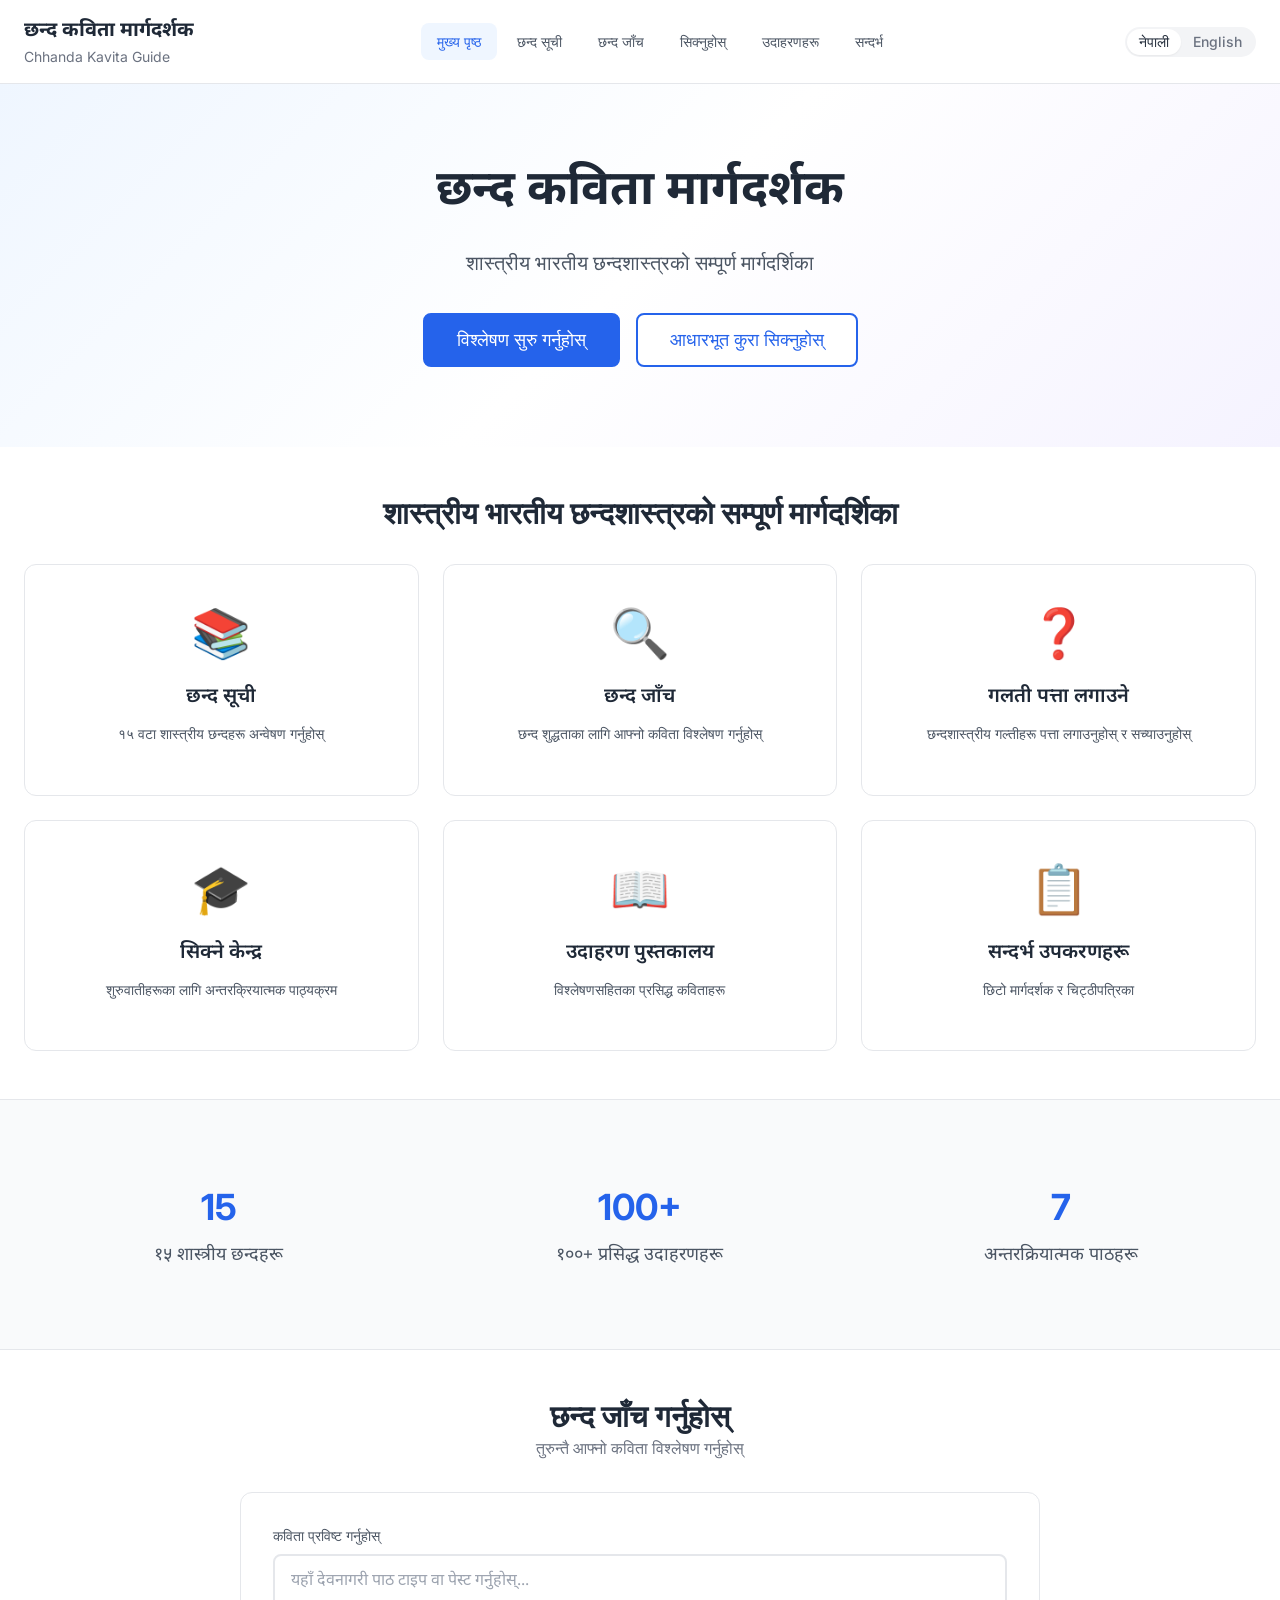
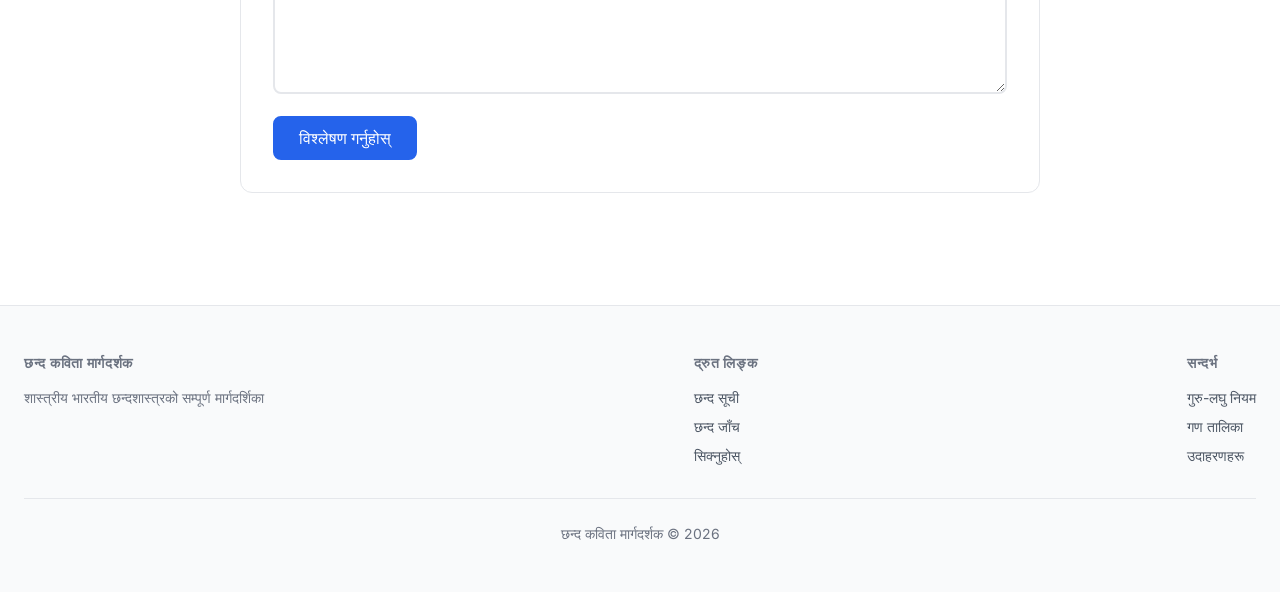
<file: index.html>
<!DOCTYPE html>
<html lang="ne">
<head>
  <meta charset="UTF-8">
  <meta name="viewport" content="width=device-width, initial-scale=1.0">
  <title>छन्द कविता मार्गदर्शक | Chhanda Kavita Guide</title>
  <link rel="stylesheet" href="css/global.css">
  <link rel="stylesheet" href="css/home.css">
</head>
<body>
  <!-- Navigation -->
  <div id="nav-placeholder"></div>

  <!-- Hero Section -->
  <section class="hero">
    <div class="container">
      <div class="hero-content">
        <h1 class="hero-title" data-i18n="home.title">छन्द कविता मार्गदर्शक</h1>
        <p class="hero-subtitle" data-i18n="home.subtitle">शास्त्रीय भारतीय छन्दशास्त्रको सम्पूर्ण मार्गदर्शिका</p>
        <div class="hero-actions">
          <a href="checker.html" class="btn btn-primary btn-lg" data-i18n="home.startChecker">विश्लेषण सुरु गर्नुहोस्</a>
          <a href="learning.html" class="btn btn-secondary btn-lg" data-i18n="home.learnBasics">आधारभूत कुरा सिक्नुहोस्</a>
        </div>
      </div>
    </div>
  </section>

  <!-- Features Section -->
  <section class="page-section">
    <div class="container">
      <div class="section-header text-center">
        <h2 data-i18n="home.subtitle">शास्त्रीय भारतीय छन्दशास्त्रको सम्पूर्ण मार्गदर्शिका</h2>
      </div>

      <div class="features-grid">
        <a href="catalog.html" class="card card-interactive feature-card">
          <div class="feature-icon">&#128218;</div>
          <h3 class="card-title" data-i18n="home.feature1Title">छन्द सूची</h3>
          <p class="card-body" data-i18n="home.feature1Desc">१५ वटा शास्त्रीय छन्दहरू अन्वेषण गर्नुहोस्</p>
        </a>

        <a href="checker.html" class="card card-interactive feature-card">
          <div class="feature-icon">&#128269;</div>
          <h3 class="card-title" data-i18n="home.feature2Title">छन्द जाँच</h3>
          <p class="card-body" data-i18n="home.feature2Desc">छन्द शुद्धताका लागि आफ्नो कविता विश्लेषण गर्नुहोस्</p>
        </a>

        <a href="checker.html#mistakes" class="card card-interactive feature-card">
          <div class="feature-icon">&#10067;</div>
          <h3 class="card-title" data-i18n="home.feature3Title">गलती पत्ता लगाउने</h3>
          <p class="card-body" data-i18n="home.feature3Desc">छन्दशास्त्रीय गल्तीहरू पत्ता लगाउनुहोस् र सच्याउनुहोस्</p>
        </a>

        <a href="learning.html" class="card card-interactive feature-card">
          <div class="feature-icon">&#127891;</div>
          <h3 class="card-title" data-i18n="home.feature4Title">सिक्ने केन्द्र</h3>
          <p class="card-body" data-i18n="home.feature4Desc">शुरुवातीहरूका लागि अन्तरक्रियात्मक पाठ्यक्रम</p>
        </a>

        <a href="examples.html" class="card card-interactive feature-card">
          <div class="feature-icon">&#128214;</div>
          <h3 class="card-title" data-i18n="home.feature5Title">उदाहरण पुस्तकालय</h3>
          <p class="card-body" data-i18n="home.feature5Desc">विश्लेषणसहितका प्रसिद्ध कविताहरू</p>
        </a>

        <a href="reference.html" class="card card-interactive feature-card">
          <div class="feature-icon">&#128203;</div>
          <h3 class="card-title" data-i18n="home.feature6Title">सन्दर्भ उपकरणहरू</h3>
          <p class="card-body" data-i18n="home.feature6Desc">छिटो मार्गदर्शक र चिट्ठीपत्रिका</p>
        </a>
      </div>
    </div>
  </section>

  <!-- Stats Section -->
  <section class="page-section stats-section">
    <div class="container">
      <div class="stats-grid">
        <div class="stat-card">
          <div class="stat-number">15</div>
          <div class="stat-label" data-i18n="home.stats.chhandas">शास्त्रीय छन्दहरू</div>
        </div>
        <div class="stat-card">
          <div class="stat-number">100+</div>
          <div class="stat-label" data-i18n="home.stats.examples">प्रसिद्ध उदाहरणहरू</div>
        </div>
        <div class="stat-card">
          <div class="stat-number">7</div>
          <div class="stat-label" data-i18n="home.stats.lessons">अन्तरक्रियात्मक पाठहरू</div>
        </div>
      </div>
    </div>
  </section>

  <!-- Quick Demo Section -->
  <section class="page-section">
    <div class="container">
      <div class="section-header text-center">
        <h2>छन्द जाँच गर्नुहोस्</h2>
        <p class="section-subtitle">तुरुन्तै आफ्नो कविता विश्लेषण गर्नुहोस्</p>
      </div>

      <div class="quick-demo card">
        <div class="form-group">
          <label class="form-label">कविता प्रविष्ट गर्नुहोस्</label>
          <textarea id="demo-input" class="form-textarea" rows="4"
            placeholder="यहाँ देवनागरी पाठ टाइप वा पेस्ट गर्नुहोस्..."></textarea>
        </div>
        <button id="demo-analyze" class="btn btn-primary" onclick="analyzeDemo()">विश्लेषण गर्नुहोस्</button>
        <div id="demo-results" class="demo-results mt-6 hidden"></div>
      </div>
    </div>
  </section>

  <!-- Footer -->
  <footer class="footer">
    <div class="container">
      <div class="footer-content">
        <div class="footer-section">
          <h4>छन्द कविता मार्गदर्शक</h4>
          <p class="text-sm text-muted">शास्त्रीय भारतीय छन्दशास्त्रको सम्पूर्ण मार्गदर्शिका</p>
        </div>
        <div class="footer-section">
          <h4>द्रुत लिङ्क</h4>
          <div class="footer-links">
            <a href="catalog.html">छन्द सूची</a>
            <a href="checker.html">छन्द जाँच</a>
            <a href="learning.html">सिक्नुहोस्</a>
          </div>
        </div>
        <div class="footer-section">
          <h4>सन्दर्भ</h4>
          <div class="footer-links">
            <a href="reference.html">गुरु-लघु नियम</a>
            <a href="reference.html#gana">गण तालिका</a>
            <a href="examples.html">उदाहरणहरू</a>
          </div>
        </div>
      </div>
      <div class="footer-bottom">
        <p>छन्द कविता मार्गदर्शक &copy; 2026</p>
      </div>
    </div>
  </footer>

  <!-- Scripts -->
  <script src="js/utils/devanagari-utils.js"></script>
  <script src="js/engine/syllable-parser.js"></script>
  <script src="js/engine/weight-classifier.js"></script>
  <script src="js/engine/sisi-generator.js"></script>
  <script src="js/data/chhandas.js"></script>
  <script src="js/engine/chhanda-matcher.js"></script>
  <script src="js/engine/mistake-detector.js"></script>
  <script src="js/engine/transliterator.js"></script>
  <script src="js/ui/language.js"></script>
  <script src="js/ui/nav.js"></script>
  <script src="js/ui/syllable-display.js"></script>
  <script src="js/ui/toast.js"></script>
  <script>
    // Initialize
    Nav.inject('home');
    Language.applyTranslations();

    // Quick demo analysis
    function analyzeDemo() {
      const input = document.getElementById('demo-input').value.trim();
      if (!input) {
        Toast.warning('कृपया पाठ प्रविष्ट गर्नुहोस्');
        return;
      }

      const result = ChhandaMatcher.analyzeCompletePoem(input);
      const resultsDiv = document.getElementById('demo-results');
      resultsDiv.classList.remove('hidden');

      let html = '<h4 class="mb-4">विश्लेषण नतिजा</h4>';

      // Line by line analysis
      result.lineAnalyses.forEach(analysis => {
        html += `
          <div class="analysis-line mb-4 p-4" style="background: var(--color-gray-50); border-radius: var(--radius-md);">
            <div class="font-devanagari text-lg mb-2">${analysis.line}</div>
            <div class="mb-2">${SyllableDisplay.render(analysis.syllables)}</div>
            <div class="font-mono text-sm text-muted">SISI: ${analysis.sisi}</div>
            <div class="text-sm mt-2">${analysis.syllableCount} अक्षर</div>
          </div>
        `;
      });

      // Best match
      if (result.bestChhanda) {
        const ch = result.bestChhanda;
        html += `
          <div class="mt-6 p-4" style="background: var(--color-primary-50); border-radius: var(--radius-md); border: 2px solid var(--color-primary);">
            <strong>मिलेको छन्द:</strong> ${ch.chhandaName.np || ch.chhandaName.en}
            <span class="badge badge-primary ml-2">${Math.round(ch.overallScore)}%</span>
          </div>
        `;
      }

      resultsDiv.innerHTML = html;
    }
  </script>
</body>
</html>
</file>
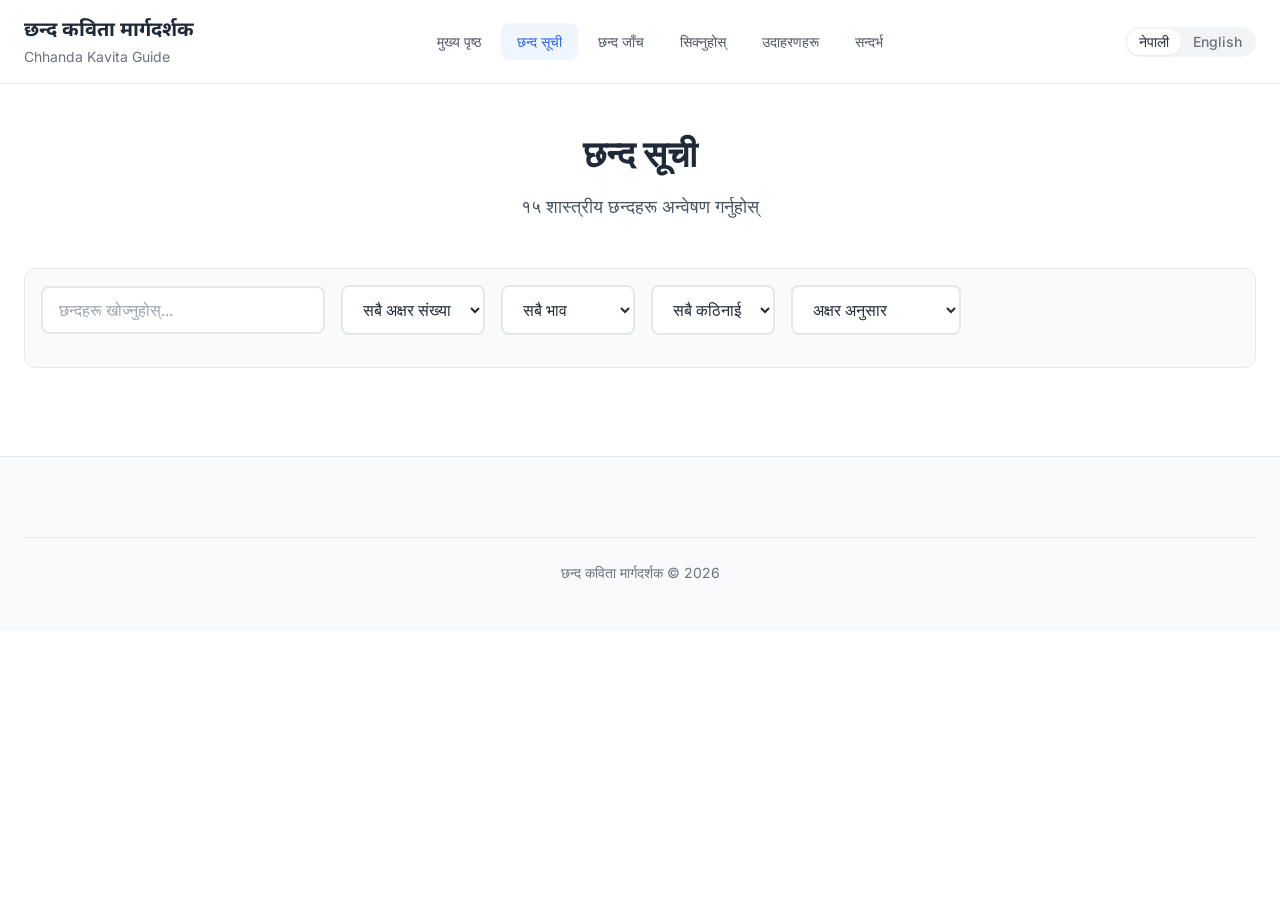
<file: catalog.html>
<!DOCTYPE html>
<html lang="ne">
<head>
  <meta charset="UTF-8">
  <meta name="viewport" content="width=device-width, initial-scale=1.0">
  <title>छन्द सूची | Chhanda Catalog</title>
  <link rel="stylesheet" href="css/global.css">
  <link rel="stylesheet" href="css/catalog.css">
</head>
<body>
  <!-- Navigation -->
  <div id="nav-placeholder"></div>

  <!-- Page Header -->
  <div class="page-header">
    <div class="container">
      <h1 data-i18n="catalog.title">छन्द सूची</h1>
      <p data-i18n="catalog.subtitle">१५ शास्त्रीय छन्दहरू अन्वेषण गर्नुहोस्</p>
    </div>
  </div>

  <!-- Main Content -->
  <main class="container">
    <!-- Filter Bar -->
    <div class="filter-bar card mb-6">
      <div class="flex flex-wrap gap-4 items-center">
        <div class="form-group mb-0 flex-1" style="min-width: 200px;">
          <input type="text" id="search-input" class="form-input"
            placeholder="छन्दहरू खोज्नुहोस्..." oninput="filterChhandas()">
        </div>

        <div class="form-group mb-0">
          <select id="filter-syllables" class="form-select" onchange="filterChhandas()">
            <option value="">सबै अक्षर संख्या</option>
          </select>
        </div>

        <div class="form-group mb-0">
          <select id="filter-mood" class="form-select" onchange="filterChhandas()">
            <option value="">सबै भाव</option>
          </select>
        </div>

        <div class="form-group mb-0">
          <select id="filter-difficulty" class="form-select" onchange="filterChhandas()">
            <option value="">सबै कठिनाई</option>
            <option value="beginner">शुरुवाती</option>
            <option value="intermediate">मध्यम</option>
            <option value="advanced">उन्नत</option>
          </select>
        </div>

        <div class="form-group mb-0">
          <select id="sort-by" class="form-select" onchange="filterChhandas()">
            <option value="syllables">अक्षर अनुसार</option>
            <option value="name">नाम अनुसार</option>
            <option value="popularity">लोकप्रियता अनुसार</option>
          </select>
        </div>
      </div>
    </div>

    <!-- Chhanda Grid -->
    <div id="chhanda-grid" class="chhanda-grid">
      <!-- Populated by JavaScript -->
    </div>

    <!-- Empty State -->
    <div id="empty-state" class="empty-state hidden text-center p-8">
      <div class="text-4xl mb-4">&#128269;</div>
      <h3 class="text-muted">कुनै छन्द फेला भएन</h3>
      <p class="text-muted">फिल्टर परिवर्तन गर्नुहोस् वा खोज शब्द बदल्नुहोस्</p>
    </div>
  </main>

  <!-- Footer -->
  <footer class="footer">
    <div class="container">
      <div class="footer-bottom">
        <p>छन्द कविता मार्गदर्शक &copy; 2026</p>
      </div>
    </div>
  </footer>

  <!-- Scripts -->
  <script src="js/utils/devanagari-utils.js"></script>
  <script src="js/engine/syllable-parser.js"></script>
  <script src="js/engine/weight-classifier.js"></script>
  <script src="js/engine/sisi-generator.js"></script>
  <script src="js/data/chhandas.js"></script>
  <script src="js/engine/chhanda-matcher.js"></script>
  <script src="js/engine/mistake-detector.js"></script>
  <script src="js/engine/transliterator.js"></script>
  <script src="js/ui/language.js"></script>
  <script src="js/ui/nav.js"></script>
  <script src="js/ui/syllable-display.js"></script>
  <script src="js/ui/toast.js"></script>
  <script>
    // Initialize
    Nav.inject('catalog');
    Language.applyTranslations();
    populateFilters();
    filterChhandas();

    // Populate filter dropdowns
    function populateFilters() {
      // Syllable counts
      const syllableCounts = ChhandasData.getUniqueSyllableCounts();
      const syllableSelect = document.getElementById('filter-syllables');
      syllableCounts.forEach(count => {
        const option = document.createElement('option');
        option.value = count;
        option.textContent = `${count} अक्षर`;
        syllableSelect.appendChild(option);
      });

      // Moods
      const moods = ChhandasData.getUniqueMoods();
      const moodSelect = document.getElementById('filter-mood');
      moods.forEach(mood => {
        const moodInfo = ChhandasData.getMood(mood);
        const option = document.createElement('option');
        option.value = mood;
        option.textContent = moodInfo ? moodInfo.np : mood;
        moodSelect.appendChild(option);
      });
    }

    // Filter and display chhandas
    function filterChhandas() {
      const search = document.getElementById('search-input').value;
      const syllables = document.getElementById('filter-syllables').value;
      const mood = document.getElementById('filter-mood').value;
      const difficulty = document.getElementById('filter-difficulty').value;
      const sortBy = document.getElementById('sort-by').value;

      let chhandas = ChhandasData.filter({
        search,
        syllablesPerPada: syllables ? parseInt(syllables) : null,
        mood: mood || null,
        difficulty: difficulty || null,
      });

      // Sort
      chhandas = ChhandasData.sort(sortBy, sortBy === 'name' ? 'asc' : 'desc')
        .filter(ch => chhandas.some(c => c.id === ch.id));

      renderChhandas(chhandas);
    }

    // Render chhanda cards
    function renderChhandas(chhandas) {
      const grid = document.getElementById('chhanda-grid');
      const emptyState = document.getElementById('empty-state');

      if (chhandas.length === 0) {
        grid.innerHTML = '';
        emptyState.classList.remove('hidden');
        return;
      }

      emptyState.classList.add('hidden');

      grid.innerHTML = chhandas.map(ch => {
        const pattern = ChhandasData.getSISIPattern(ch.id);
        const difficultyInfo = ChhandasData.getDifficulty(ch.difficulty);
        const previewSisi = pattern ? pattern.pattern.substring(0, 12) + (pattern.pattern.length > 12 ? '...' : '') : '';

        return `
          <div class="chhanda-card card card-interactive" onclick="viewDetail('${ch.id}')">
            <div class="chhanda-card-header">
              <h3 class="chhanda-name font-devanagari">${ch.name.np}</h3>
              <span class="chhanda-name-en text-muted text-sm">${ch.name.en}</span>
            </div>

            <div class="chhanda-card-body">
              <div class="chhanda-stats flex gap-4 mb-3">
                <span class="badge badge-primary">${ch.syllablesPerPada} अक्षर</span>
                <span class="badge ${difficultyInfo ? 'badge-' + difficultyInfo.color : 'badge-primary'}">
                  ${difficultyInfo ? difficultyInfo.np : ch.difficulty}
                </span>
              </div>

              ${previewSisi ? `
                <div class="chhanda-preview font-mono text-sm text-muted mb-3">
                  ${previewSisi}
                </div>
              ` : ''}

              <div class="chhanda-moods flex flex-wrap gap-2">
                ${ch.mood.slice(0, 3).map(m => {
                  const moodInfo = ChhandasData.getMood(m);
                  return `<span class="badge badge-secondary">${moodInfo ? moodInfo.np : m}</span>`;
                }).join('')}
              </div>
            </div>
          </div>
        `;
      }).join('');
    }

    // View chhanda detail
    function viewDetail(id) {
      window.location.href = `chhanda-detail.html?id=${id}`;
    }
  </script>
</body>
</html>
</file>
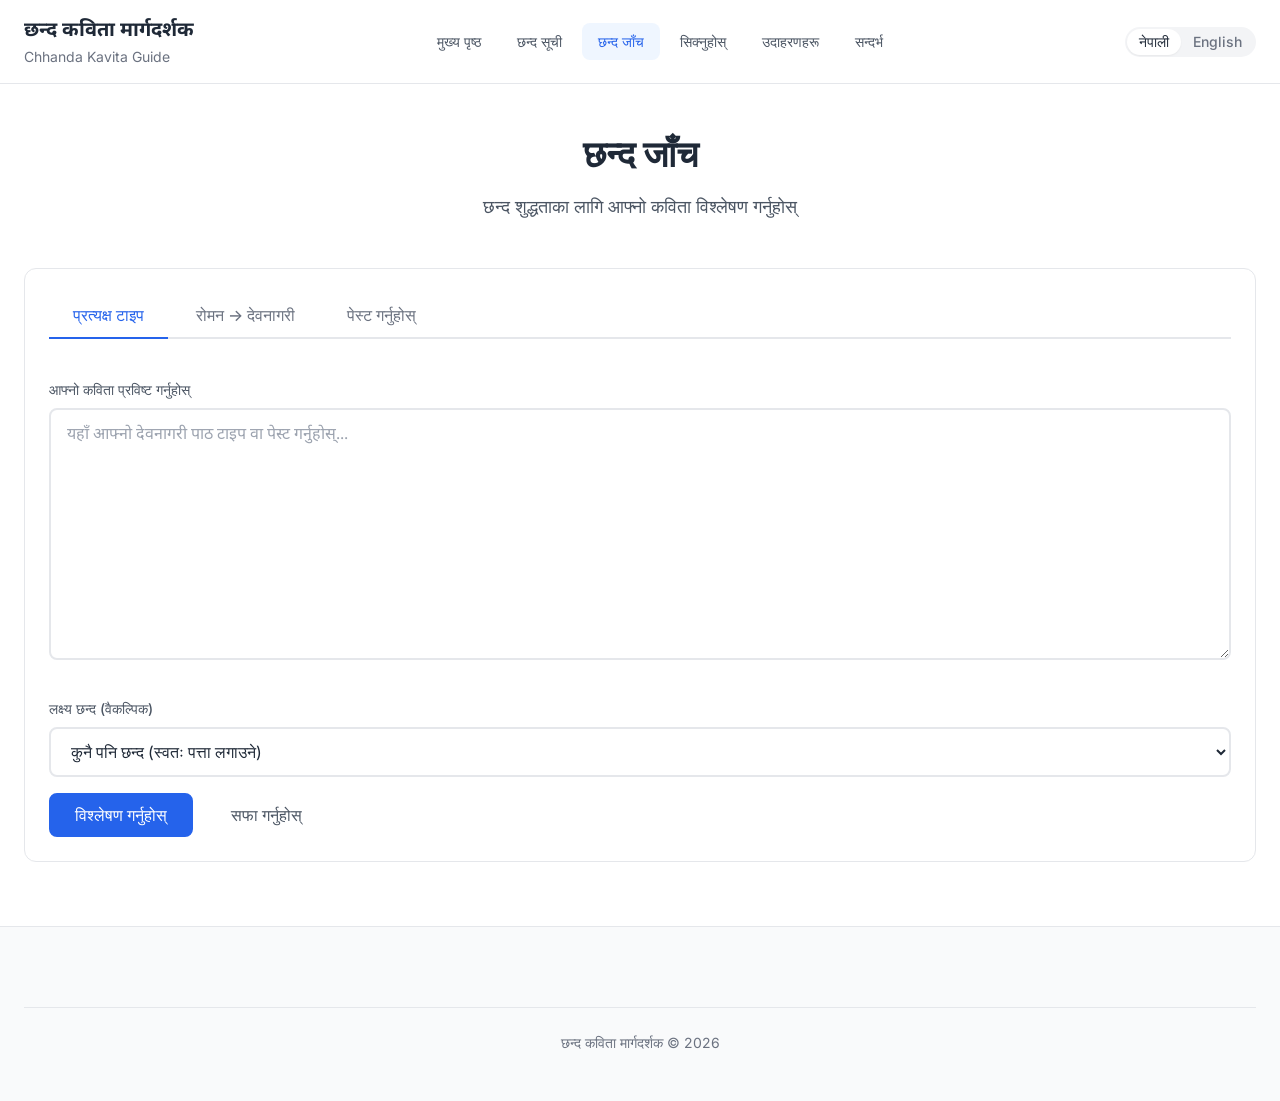
<file: checker.html>
<!DOCTYPE html>
<html lang="ne">
<head>
  <meta charset="UTF-8">
  <meta name="viewport" content="width=device-width, initial-scale=1.0">
  <title>छन्द जाँच | Chhanda Checker</title>
  <link rel="stylesheet" href="css/global.css">
  <link rel="stylesheet" href="css/checker.css">
</head>
<body>
  <!-- Navigation -->
  <div id="nav-placeholder"></div>

  <!-- Page Header -->
  <div class="page-header">
    <div class="container">
      <h1 data-i18n="checker.title">छन्द जाँच</h1>
      <p data-i18n="checker.subtitle">छन्द शुद्धताका लागि आफ्नो कविता विश्लेषण गर्नुहोस्</p>
    </div>
  </div>

  <!-- Main Content -->
  <main class="container">
    <div class="checker-layout">
      <!-- Input Section -->
      <div class="checker-input-section">
        <div class="card">
          <!-- Input Tabs -->
          <div class="tabs">
            <button class="tab active" onclick="switchTab('direct')">प्रत्यक्ष टाइप</button>
            <button class="tab" onclick="switchTab('transliterate')">रोमन → देवनागरी</button>
            <button class="tab" onclick="switchTab('paste')">पेस्ट गर्नुहोस्</button>
          </div>

          <!-- Direct Input -->
          <div id="tab-direct" class="tab-content">
            <div class="form-group">
              <label class="form-label" data-i18n="checker.inputLabel">कविता प्रविष्ट गर्नुहोस्</label>
              <textarea id="input-text" class="form-textarea font-devanagari" rows="8"
                placeholder="यहाँ आफ्नो देवनागरी पाठ टाइप वा पेस्ट गर्नुहोस्..."
                oninput="autoAnalyze()"></textarea>
            </div>
          </div>

          <!-- Transliteration Input -->
          <div id="tab-transliterate" class="tab-content hidden">
            <div class="form-group">
              <label class="form-label">रोमनमा टाइप गर्नुहोस्</label>
              <input type="text" id="input-roman" class="form-input"
                placeholder="Type in Roman script..."
                oninput="handleTransliteration()">
              <div class="text-sm text-muted mt-2">अनुवाद: <span id="transliteration-preview" class="font-devanagari"></span></div>
            </div>
            <div class="form-group">
              <label class="form-label">देवनागरी परिणाम</label>
              <textarea id="input-transliterated" class="form-textarea font-devanagari" rows="6"
                placeholder="देवनागरी यहाँ देखिनेछ..."
                oninput="autoAnalyze()"></textarea>
            </div>
          </div>

          <!-- Paste Input -->
          <div id="tab-paste" class="tab-content hidden">
            <div class="form-group">
              <label class="form-label">कविता पेस्ट गर्नुहोस्</label>
              <textarea id="input-paste" class="form-textarea font-devanagari" rows="8"
                placeholder="यहाँ देवनागरी पाठ पेस्ट गर्नुहोस्..."
                oninput="autoAnalyze()"></textarea>
            </div>
          </div>

          <!-- Target Chhanda Selector -->
          <div class="form-group">
            <label class="form-label" data-i18n="checker.targetChhanda">लक्ष्य छन्द (वैकल्पिक)</label>
            <select id="target-chhanda" class="form-select" onchange="autoAnalyze()">
              <option value="">कुनै पनि छन्द (स्वतः पत्ता लगाउने)</option>
            </select>
          </div>

          <!-- Action Buttons -->
          <div class="flex gap-3">
            <button class="btn btn-primary" onclick="analyzeText()" data-i18n="checker.analyze">विश्लेषण गर्नुहोस्</button>
            <button class="btn btn-ghost" onclick="clearInput()" data-i18n="checker.clear">सफा गर्नुहोस्</button>
          </div>
        </div>
      </div>

      <!-- Results Section -->
      <div id="results-section" class="checker-results-section hidden">
        <!-- Syllable Breakdown -->
        <div class="card mb-6">
          <h3 class="card-title" data-i18n="checker.syllableBreakdown">अक्षर विभाजन</h3>
          <div id="syllable-breakdown"></div>
        </div>

        <!-- SISI Code -->
        <div class="card mb-6">
          <h3 class="card-title" data-i18n="checker.sisiCode">SISI कोड</h3>
          <div id="sisi-display" class="sisi-code"></div>
        </div>

        <!-- Matched Chhanda -->
        <div class="card mb-6" id="match-card">
          <h3 class="card-title" data-i18n="checker.matchedChhanda">मिलेको छन्द</h3>
          <div id="matched-chhanda"></div>
        </div>

        <!-- Mistakes -->
        <div class="card mb-6" id="mistakes-card" style="display: none;">
          <h3 class="card-title" data-i18n="checker.mistakes">भिन्नताहरू फेला भए</h3>
          <div id="mistakes-display"></div>
        </div>

        <!-- Deviations -->
        <div class="card mb-6" id="corrections-card" style="display: none;">
          <h3 class="card-title" data-i18n="checker.corrections">भिन्नताहरूको विवरण</h3>
          <div id="corrections-display"></div>
        </div>

        <!-- Rhythm Visualization -->
        <div class="card mb-6">
          <h3 class="card-title">लय दृश्य</h3>
          <div id="rhythm-display"></div>
        </div>
      </div>
    </div>
  </main>

  <!-- Footer -->
  <footer class="footer">
    <div class="container">
      <div class="footer-bottom">
        <p>छन्द कविता मार्गदर्शक &copy; 2026</p>
      </div>
    </div>
  </footer>

  <!-- Scripts -->
  <script src="js/utils/devanagari-utils.js"></script>
  <script src="js/engine/syllable-parser.js"></script>
  <script src="js/engine/weight-classifier.js"></script>
  <script src="js/engine/sisi-generator.js"></script>
  <script src="js/data/chhandas.js"></script>
  <script src="js/engine/chhanda-matcher.js"></script>
  <script src="js/engine/mistake-detector.js"></script>
  <script src="js/engine/transliterator.js"></script>
  <script src="js/ui/language.js"></script>
  <script src="js/ui/nav.js"></script>
  <script src="js/ui/syllable-display.js"></script>
  <script src="js/ui/toast.js"></script>
  <script>
    // Initialize
    Nav.inject('checker');
    Language.applyTranslations();
    populateChhandaSelect();

    let currentInput = '';
    let analyzeTimeout = null;

    // Populate chhanda select dropdown
    function populateChhandaSelect() {
      const select = document.getElementById('target-chhanda');
      const chhandas = ChhandasData.getAll();

      chhandas.forEach(ch => {
        const option = document.createElement('option');
        option.value = ch.id;
        option.textContent = `${ch.name.np} (${ch.name.en}) - ${ch.syllablesPerPada} अक्षर`;
        select.appendChild(option);
      });
    }

    // Tab switching
    function switchTab(tab) {
      document.querySelectorAll('.tab-content').forEach(el => el.classList.add('hidden'));
      document.querySelectorAll('.tab').forEach(el => el.classList.remove('active'));

      document.getElementById(`tab-${tab}`).classList.remove('hidden');
      event.target.classList.add('active');
    }

    // Transliteration handler
    function handleTransliteration() {
      const roman = document.getElementById('input-roman').value;
      const devanagari = Transliterator.transliterateToDevanagari(roman);
      document.getElementById('transliteration-preview').textContent = devanagari;
      document.getElementById('input-transliterated').value = devanagari;
      autoAnalyze();
    }

    // Auto-analyze with debounce
    function autoAnalyze() {
      if (analyzeTimeout) clearTimeout(analyzeTimeout);
      analyzeTimeout = setTimeout(() => {
        const text = getActiveInput();
        if (text && text.length > 0) {
          analyzeText();
        }
      }, 500);
    }

    // Get text from active input
    function getActiveInput() {
      const directTab = document.getElementById('tab-direct');
      const transliterateTab = document.getElementById('tab-transliterate');
      const pasteTab = document.getElementById('tab-paste');

      if (!directTab.classList.contains('hidden')) {
        return document.getElementById('input-text').value;
      } else if (!transliterateTab.classList.contains('hidden')) {
        return document.getElementById('input-transliterated').value;
      } else if (!pasteTab.classList.contains('hidden')) {
        return document.getElementById('input-paste').value;
      }
      return '';
    }

    // Main analysis function
    function analyzeText() {
      const text = getActiveInput().trim();
      if (!text) {
        Toast.warning('कृपया पाठ प्रविष्ट गर्नुहोस्');
        return;
      }

      currentInput = text;
      const targetChhanda = document.getElementById('target-chhanda').value;

      // Show results section
      document.getElementById('results-section').classList.remove('hidden');

      // Perform analysis
      const lineAnalyses = SISIGenerator.generateFromTextByLine(text);
      const allSyllables = [];
      lineAnalyses.forEach(l => allSyllables.push(...l.syllables));

      // Generate SISI for each line
      const lineResults = lineAnalyses.map(l => ({
        line: l.line,
        sisi: l.sisi,
        syllables: l.syllables,
        syllableCount: l.syllables.length,
      }));

      // Match chhandas - use all lines for best match
      let bestMatches = ChhandaMatcher.matchPoemLines(lineResults);

      // Remove duplicates and sort
      bestMatches = [...new Map(bestMatches.map(m => [m.chhandaId, m])).values()];
      bestMatches.sort((a, b) => b.confidence - a.confidence);

      // Render syllable breakdown
      renderSyllableBreakdown(lineResults);

      // Render SISI
      renderSISI(lineResults);

      // Render matched chhanda
      renderMatchedChhanda(bestMatches, targetChhanda);

      // Detect mistakes if target chhanda is selected
      if (targetChhanda) {
        detectMistakesForTarget(lineResults, targetChhanda);
      } else {
        document.getElementById('mistakes-card').style.display = 'none';
        document.getElementById('corrections-card').style.display = 'none';
      }

      // Render rhythm visualization
      renderRhythm(lineResults);

      Toast.success('विश्लेषण सम्पन्न!');
    }

    // Render syllable breakdown
    function renderSyllableBreakdown(lineResults) {
      const container = document.getElementById('syllable-breakdown');
      let html = '';

      lineResults.forEach((result, idx) => {
        html += `
          <div class="analysis-line mb-4 p-4" style="background: var(--color-gray-50); border-radius: var(--radius-md); border-left: 3px solid var(--color-primary);">
            <div class="font-devanagari text-lg mb-2">${result.line}</div>
            <div class="mb-2">${SyllableDisplay.render(result.syllables, { showLabels: true })}</div>
            <div class="flex justify-between items-center mt-2">
              <span class="font-mono text-sm text-muted">SISI: ${result.sisi}</span>
              <span class="badge badge-primary">${result.syllableCount} अक्षर</span>
            </div>
          </div>
        `;
      });

      container.innerHTML = html;
    }

    // Render SISI code
    function renderSISI(lineResults) {
      const container = document.getElementById('sisi-display');
      const allSisi = lineResults.map(l => l.sisi).join('\n');
      const maxPerLine = Math.max(...lineResults.map(l => l.syllableCount));

      container.innerHTML = lineResults.map(l =>
        SISIGenerator.formatSISIForDisplay(l.sisi)
      ).join('<br>');
    }

    // Render matched chhanda
    function renderMatchedChhanda(matches, targetId) {
      const container = document.getElementById('matched-chhanda');

      if (!matches || matches.length === 0) {
        container.innerHTML = '<p class="text-muted">कुनै मिलान फेला भएन</p>';
        return;
      }

      let html = '<div class="match-list">';

      matches.slice(0, 5).forEach(match => {
        const ch = ChhandasData.getById(match.chhandaId);
        if (!ch) return;

        const isTarget = match.chhandaId === targetId;
        const borderStyle = isTarget ? 'border: 2px solid var(--color-primary);' : '';
        const bgColor = isTarget ? 'background: var(--color-primary-50);' : '';

        // Show matching lines info if available
        const matchInfo = match.matchingLines !== undefined
          ? `${match.matchingLines}/${match.totalLines} पंक्ति मिल्छ`
          : `${Math.round(match.confidence)}% मिलान`;

        html += `
          <div class="match-item p-4 mb-3" style="border-radius: var(--radius-md); ${borderStyle} ${bgColor}">
            <div class="flex justify-between items-center">
              <div>
                <strong class="font-devanagari text-lg">${ch.name.np}</strong>
                <span class="text-muted ml-2">${ch.name.en}</span>
              </div>
              <span class="badge ${match.confidence >= 80 ? 'badge-success' : match.confidence >= 50 ? 'badge-warning' : 'badge-danger'}">
                ${matchInfo}
              </span>
            </div>
            <div class="text-sm text-muted mt-2">
              ${ch.syllablesPerPada} अक्षर/पंक्ति | ${ch.padas} पंक्ति | ${ch.mood.join(', ')}
            </div>
          </div>
        `;
      });

      html += '</div>';
      container.innerHTML = html;
    }

    // Detect mistakes for target chhanda
    function detectMistakesForTarget(lineResults, targetChhanda) {
      const pattern = ChhandasData.getSISIPattern(targetChhanda);
      if (!pattern) return;

      const linesWithClassified = lineResults.map(l => ({
        line: l.line,
        sisi: l.sisi,
        syllables: l.syllables,
        classified: WeightClassifier.classifySyllables(l.syllables),
      }));

      const mistakes = MistakeDetector.detectMistakes(linesWithClassified, targetChhanda);
      const report = MistakeDetector.generateReport(mistakes);
      const deviations = MistakeDetector.getDeviationsByLine(mistakes);

      // Show/hide cards
      const mistakesCard = document.getElementById('mistakes-card');
      const deviationsCard = document.getElementById('corrections-card');

      if (mistakes.length > 0) {
        mistakesCard.style.display = 'block';
        deviationsCard.style.display = 'block';
        renderMistakes(mistakes, report);
        renderDeviations(deviations);
      } else {
        mistakesCard.style.display = 'none';
        deviationsCard.style.display = 'none';
        Toast.success('कविता छन्द अनुसार छ!');
      }
    }

    // Render mistakes
    function renderMistakes(mistakes, report) {
      const container = document.getElementById('mistakes-display');

      let html = `
        <div class="mb-4 p-3" style="background: var(--color-warning-bg); border-radius: var(--radius-md);">
          <strong>${report.summary}</strong>
        </div>
      `;

      // Group by line
      for (const [lineIdx, lineMistakes] of Object.entries(report.byLine)) {
        html += `
          <div class="mb-4">
            <h4 class="text-sm font-semibold mb-2">पंक्ति ${parseInt(lineIdx) + 1}</h4>
            <div class="flex flex-wrap gap-2">
        `;

        lineMistakes.forEach(m => {
          const expectedClass = m.expected === 'S' ? 'syllable-guru' : 'syllable-laghu';
          const actualClass = m.actual === 'S' ? 'syllable-guru' : 'syllable-laghu';

          html += `
            <div class="mistake-item p-2" style="background: var(--color-gray-50); border-radius: var(--radius-sm); border: 1px solid var(--color-border);">
              <span class="font-devanagari">${m.syllable}</span>
              <span class="text-muted mx-1">→</span>
              <span class="${expectedClass} font-bold">${m.expected}</span>
              <span class="text-muted mx-1">(अपेक्षित)</span>
              <span class="${actualClass}">${m.actual}</span>
              <span class="text-muted">(वास्तविक)</span>
            </div>
          `;
        });

        html += '</div></div>';
      }

      container.innerHTML = html;
    }

    // Render deviations (detailed view)
    function renderDeviations(deviations) {
      const container = document.getElementById('corrections-display');

      let html = '';

      deviations.forEach(dev => {
        html += `
          <div class="mb-4 p-4" style="background: var(--color-gray-50); border-radius: var(--radius-md);">
            <h4 class="text-sm font-semibold mb-3">पंक्ति ${dev.lineIndex + 1}</h4>
            <div class="deviations-list">
        `;

        dev.deviations.forEach(d => {
          const expectedLabel = d.expected === 'S' ? 'गुरु' : 'लघु';
          const actualLabel = d.actual === 'S' ? 'गुरु' : 'लघु';

          html += `
            <div class="deviation-item mb-2 p-3" style="background: var(--color-white); border-radius: var(--radius-sm); border: 1px solid var(--color-border);">
              <div class="flex justify-between items-center">
                <span class="font-devanagari font-bold text-lg">${d.syllable}</span>
                <span class="badge ${d.expected === 'S' ? 'badge-danger' : 'badge-success'}">${d.expected === 'S' ? 'गुरु चाहिन्छ' : 'लघु चाहिन्छ'}</span>
              </div>
              <div class="text-sm text-muted mt-1">${d.reason}</div>
            </div>
          `;
        });

        html += '</div></div>';
      });

      container.innerHTML = html;
    }

    // Render rhythm visualization
    function renderRhythm(lineResults) {
      const container = document.getElementById('rhythm-display');
      const allSisi = lineResults.map(l => l.sisi).join('');

      container.innerHTML = SyllableDisplay.renderRhythm(allSisi);
    }

    // Clear input
    function clearInput() {
      document.getElementById('input-text').value = '';
      document.getElementById('input-roman').value = '';
      document.getElementById('input-transliterated').value = '';
      document.getElementById('input-paste').value = '';
      document.getElementById('transliteration-preview').textContent = '';
      document.getElementById('target-chhanda').value = '';
      document.getElementById('results-section').classList.add('hidden');
      currentInput = '';
    }
  </script>
</body>
</html>
</file>
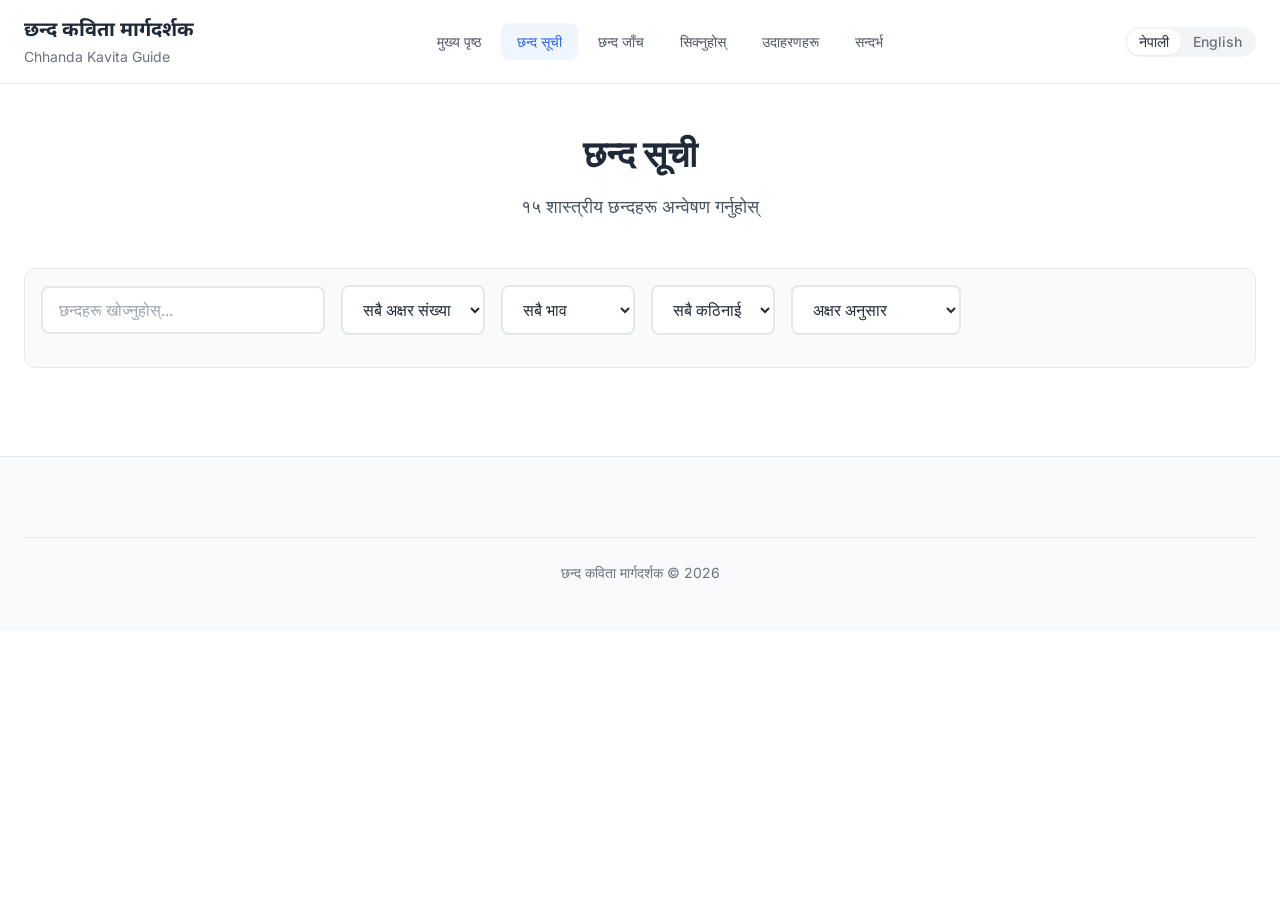
<file: chhanda-detail.html>
<!DOCTYPE html>
<html lang="ne">
<head>
  <meta charset="UTF-8">
  <meta name="viewport" content="width=device-width, initial-scale=1.0">
  <title>छन्द विवरण | Chhanda Detail</title>
  <link rel="stylesheet" href="css/global.css">
  <link rel="stylesheet" href="css/detail.css">
</head>
<body>
  <!-- Navigation -->
  <div id="nav-placeholder"></div>

  <!-- Main Content -->
  <main class="container">
    <div id="chhanda-detail">
      <!-- Populated by JavaScript -->
    </div>
  </main>

  <!-- Footer -->
  <footer class="footer">
    <div class="container">
      <div class="footer-bottom">
        <p>छन्द कविता मार्गदर्शक &copy; 2026</p>
      </div>
    </div>
  </footer>

  <!-- Scripts -->
  <script src="js/utils/devanagari-utils.js"></script>
  <script src="js/engine/syllable-parser.js"></script>
  <script src="js/engine/weight-classifier.js"></script>
  <script src="js/engine/sisi-generator.js"></script>
  <script src="js/data/chhandas.js"></script>
  <script src="js/engine/chhanda-matcher.js"></script>
  <script src="js/engine/mistake-detector.js"></script>
  <script src="js/engine/transliterator.js"></script>
  <script src="js/ui/language.js"></script>
  <script src="js/ui/nav.js"></script>
  <script src="js/ui/syllable-display.js"></script>
  <script src="js/ui/toast.js"></script>
  <script>
    // Initialize
    Nav.inject('catalog');
    Language.applyTranslations();

    // Get chhanda ID from URL
    const urlParams = new URLSearchParams(window.location.search);
    const chhandaId = urlParams.get('id');

    if (chhandaId) {
      loadChhandaDetail(chhandaId);
    } else {
      window.location.href = 'catalog.html';
    }

    function loadChhandaDetail(id) {
      const chhanda = ChhandasData.getById(id);
      if (!chhanda) {
        Toast.error('छन्द फेला भएन');
        window.location.href = 'catalog.html';
        return;
      }

      const pattern = ChhandasData.getSISIPattern(id);
      const ganaPattern = ChhandasData.getGanaPattern(id);
      const difficultyInfo = ChhandasData.getDifficulty(chhanda.difficulty);

      document.title = `${chhanda.name.np} | छन्द कविता मार्गदर्शक`;

      const container = document.getElementById('chhanda-detail');

      container.innerHTML = `
        <!-- Back Button -->
        <div class="mb-6">
          <a href="catalog.html" class="btn btn-ghost">&larr; सूचीमा फर्कनुहोस्</a>
        </div>

        <!-- Header -->
        <div class="chhanda-header mb-8">
          <h1 class="chhanda-title font-devanagari">${chhanda.name.np}</h1>
          <h2 class="chhanda-title-en text-muted">${chhanda.name.en}</h2>
          <p class="chhanda-description mt-4">${chhanda.description.np}</p>
        </div>

        <!-- Quick Stats -->
        <div class="chhanda-quick-stats card mb-6">
          <div class="stats-grid">
            <div class="stat-item">
              <span class="stat-label">प्रति पंक्ति अक्षर</span>
              <span class="stat-value font-bold text-2xl">${chhanda.syllablesPerPada}</span>
            </div>
            <div class="stat-item">
              <span class="stat-label">कुल अक्षर</span>
              <span class="stat-value font-bold text-2xl">${chhanda.totalSyllables}</span>
            </div>
            <div class="stat-item">
              <span class="stat-label">पंक्ति संख्या</span>
              <span class="stat-value font-bold text-2xl">${chhanda.padas}</span>
            </div>
            <div class="stat-item">
              <span class="stat-label">ढाँचा</span>
              <span class="stat-value font-bold text-2xl">${chhanda.pattern}</span>
            </div>
            <div class="stat-item">
              <span class="stat-label">कठिनाई</span>
              <span class="stat-value">
                <span class="badge ${difficultyInfo ? 'badge-' + difficultyInfo.color : 'badge-primary'}">
                  ${difficultyInfo ? difficultyInfo.np : chhanda.difficulty}
                </span>
              </span>
            </div>
            <div class="stat-item">
              <span class="stat-label">लोकप्रियता</span>
              <span class="stat-value font-bold text-2xl">${chhanda.popularity}%</span>
            </div>
          </div>
        </div>

        <!-- SISI Pattern -->
        ${pattern ? `
          <div class="card mb-6">
            <h3 class="card-title mb-4">SISI ढाँचा</h3>
            <div class="sisi-pattern-display">
              <div class="sisi-code text-xl mb-4">
                ${SISIGenerator.formatSISIForDisplay(pattern.pattern)}
              </div>
              <div class="text-sm text-muted">
                प्रति पंक्ति: ${pattern.perPada} अक्षर | पंक्ति: ${pattern.padas}
              </div>
            </div>

            <!-- Rhythm Visualization -->
            <div class="mt-6">
              <h4 class="text-sm font-semibold mb-3">लय दृश्य</h4>
              ${SyllableDisplay.renderRhythm(pattern.pattern)}
            </div>
          </div>
        ` : ''}

        <!-- Gana Pattern -->
        ${ganaPattern ? `
          <div class="card mb-6">
            <h3 class="card-title mb-4">गण ढाँचा</h3>
            <div class="gana-display font-devanagari text-lg">
              ${ganaPattern}
            </div>
          </div>
        ` : ''}

        <!-- Mood -->
        <div class="card mb-6">
          <h3 class="card-title mb-4">भाव / मूड</h3>
          <div class="mood-tags flex flex-wrap gap-2">
            ${chhanda.mood.map(m => {
              const moodInfo = ChhandasData.getMood(m);
              return `<span class="badge badge-primary">${moodInfo ? moodInfo.np : m}</span>`;
            }).join('')}
          </div>
        </div>

        <!-- Historical Note -->
        ${chhanda.historicalNote ? `
          <div class="card mb-6">
            <h3 class="card-title mb-4">ऐतिहासिक जानकारी</h3>
            <p>${chhanda.historicalNote.np}</p>
          </div>
        ` : ''}

        <!-- Famous Poets -->
        ${chhanda.famousPoets && chhanda.famousPoets.length > 0 ? `
          <div class="card mb-6">
            <h3 class="card-title mb-4">प्रसिद्ध कविहरू</h3>
            <div class="poet-tags flex flex-wrap gap-2">
              ${chhanda.famousPoets.map(poet =>
                `<span class="badge badge-secondary">${poet}</span>`
              ).join('')}
            </div>
          </div>
        ` : ''}

        <!-- Related Chhandas -->
        ${chhanda.relatedChhandas && chhanda.relatedChhandas.length > 0 ? `
          <div class="card mb-6">
            <h3 class="card-title mb-4">सम्बन्धित छन्दहरू</h3>
            <div class="related-chhandas flex flex-wrap gap-3">
              ${chhanda.relatedChhandas.map(relatedId => {
                const related = ChhandasData.getById(relatedId);
                if (!related) return '';
                return `
                  <a href="chhanda-detail.html?id=${relatedId}" class="card card-interactive p-3" style="min-width: 150px;">
                    <div class="font-devanagari font-bold">${related.name.np}</div>
                    <div class="text-sm text-muted">${related.syllablesPerPada} अक्षर</div>
                  </a>
                `;
              }).join('')}
            </div>
          </div>
        ` : ''}

        <!-- Action Button -->
        <div class="text-center mt-8">
          <a href="checker.html?chhanda=${id}" class="btn btn-primary btn-lg">
            यस छन्दमा कविता जाँच गर्नुहोस् &rarr;
          </a>
        </div>
      `;
    }
  </script>
</body>
</html>
</file>
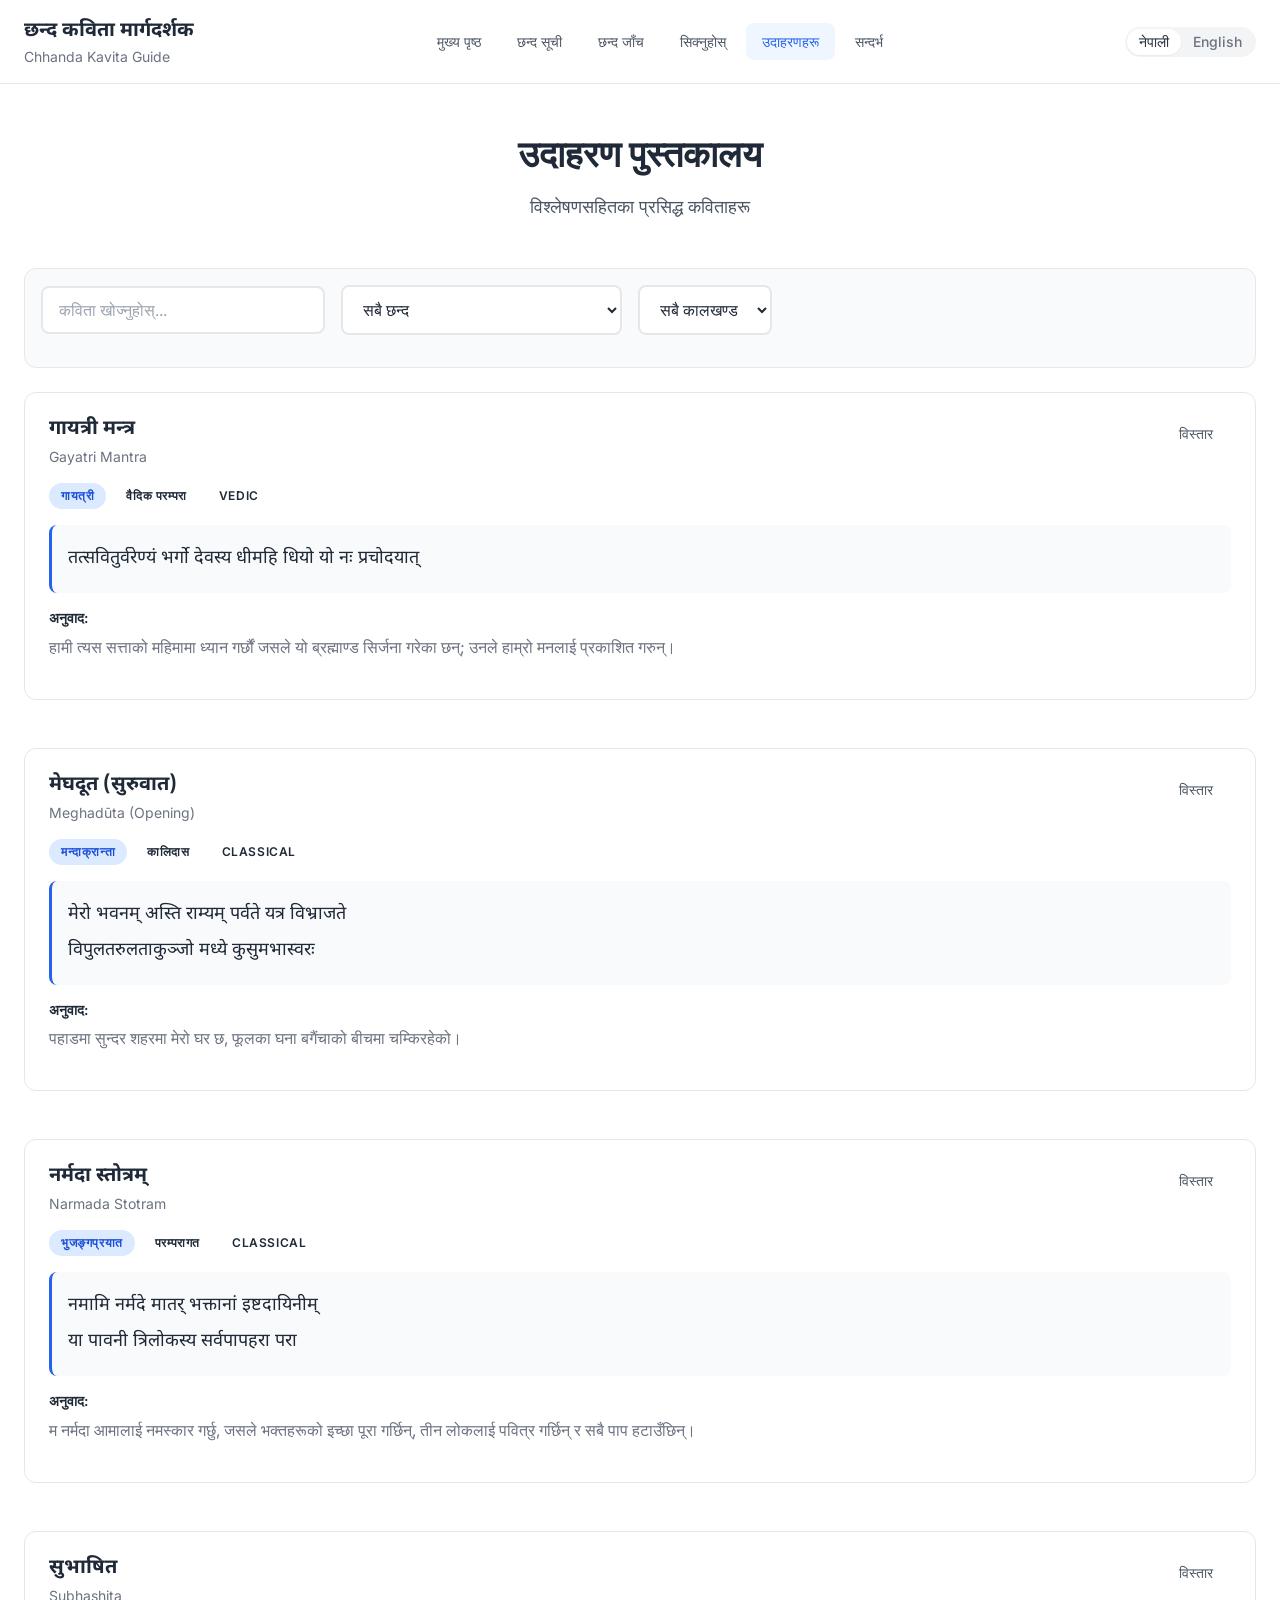
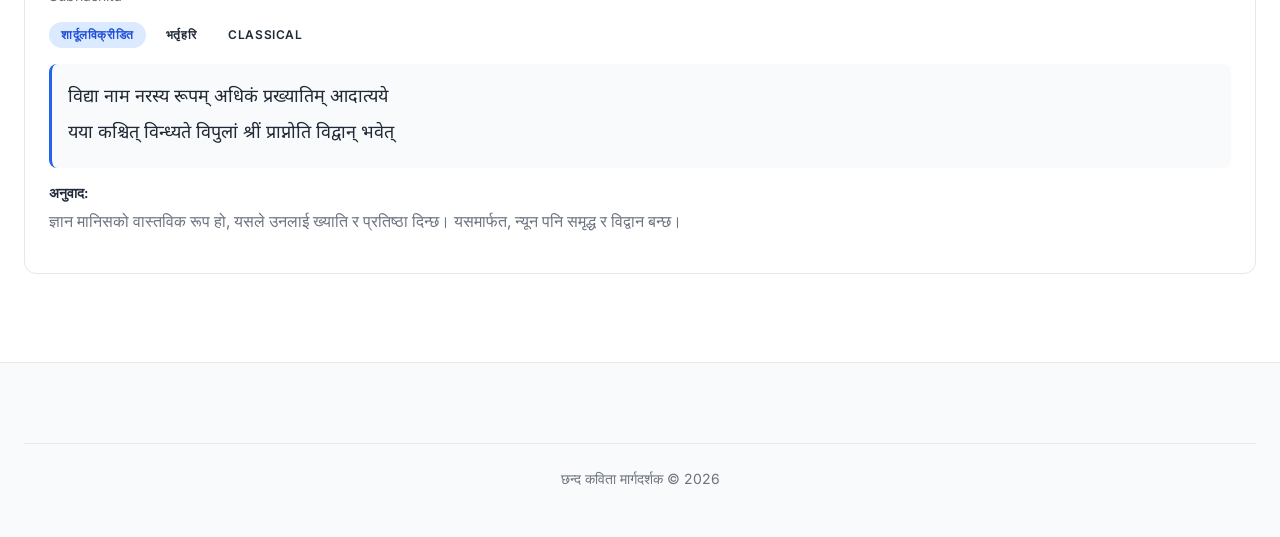
<file: examples.html>
<!DOCTYPE html>
<html lang="ne">
<head>
  <meta charset="UTF-8">
  <meta name="viewport" content="width=device-width, initial-scale=1.0">
  <title>उदाहरणहरू | Examples</title>
  <link rel="stylesheet" href="css/global.css">
  <link rel="stylesheet" href="css/examples.css">
</head>
<body>
  <!-- Navigation -->
  <div id="nav-placeholder"></div>

  <!-- Page Header -->
  <div class="page-header">
    <div class="container">
      <h1>उदाहरण पुस्तकालय</h1>
      <p>विश्लेषणसहितका प्रसिद्ध कविताहरू</p>
    </div>
  </div>

  <!-- Main Content -->
  <main class="container">
    <!-- Filter Bar -->
    <div class="filter-bar card mb-6">
      <div class="flex flex-wrap gap-4 items-center">
        <div class="form-group mb-0 flex-1" style="min-width: 200px;">
          <input type="text" id="search-input" class="form-input"
            placeholder="कविता खोज्नुहोस्..." oninput="filterExamples()">
        </div>

        <div class="form-group mb-0">
          <select id="filter-chhanda" class="form-select" onchange="filterExamples()">
            <option value="">सबै छन्द</option>
          </select>
        </div>

        <div class="form-group mb-0">
          <select id="filter-period" class="form-select" onchange="filterExamples()">
            <option value="">सबै कालखण्ड</option>
            <option value="vedic">वैदिक</option>
            <option value="classical">शास्त्रीय</option>
            <option value="medieval">मध्यकालीन</option>
            <option value="modern">आधुनिक</option>
          </select>
        </div>
      </div>
    </div>

    <!-- Examples List -->
    <div id="examples-list" class="examples-list">
      <!-- Populated by JavaScript -->
    </div>

    <!-- Empty State -->
    <div id="empty-state" class="empty-state hidden text-center p-8">
      <div class="text-4xl mb-4">&#128214;</div>
      <h3 class="text-muted">कुनै उदाहरण फेला भएन</h3>
      <p class="text-muted">फिल्टर परिवर्तन गर्नुहोस् वा खोज शब्द बदल्नुहोस्</p>
    </div>
  </main>

  <!-- Footer -->
  <footer class="footer">
    <div class="container">
      <div class="footer-bottom">
        <p>छन्द कविता मार्गदर्शक &copy; 2026</p>
      </div>
    </div>
  </footer>

  <!-- Scripts -->
  <script src="js/utils/devanagari-utils.js"></script>
  <script src="js/engine/syllable-parser.js"></script>
  <script src="js/engine/weight-classifier.js"></script>
  <script src="js/engine/sisi-generator.js"></script>
  <script src="js/data/chhandas.js"></script>
  <script src="js/engine/chhanda-matcher.js"></script>
  <script src="js/engine/mistake-detector.js"></script>
  <script src="js/engine/transliterator.js"></script>
  <script src="js/ui/language.js"></script>
  <script src="js/ui/nav.js"></script>
  <script src="js/ui/syllable-display.js"></script>
  <script src="js/ui/toast.js"></script>
  <script>
    // Initialize
    Nav.inject('examples');
    Language.applyTranslations();

    // Example poems data
    const examples = [
      {
        id: 1,
        title: { en: 'Gayatri Mantra', np: 'गायत्री मन्त्र' },
        author: { en: 'Vedic Tradition', np: 'वैदिक परम्परा' },
        chhandaId: 'gayatri',
        period: 'vedic',
        text: 'तत्सवितुर्वरेण्यं भर्गो देवस्य धीमहि धियो यो नः प्रचोदयात्',
        translation: {
          en: 'We meditate on the glory of that being who has produced this universe; may He enlighten our minds.',
          np: 'हामी त्यस सत्ताको महिमामा ध्यान गर्छौं जसले यो ब्रह्माण्ड सिर्जना गरेका छन्; उनले हाम्रो मनलाई प्रकाशित गरुन्।'
        }
      },
      {
        id: 2,
        title: { en: 'Meghadūta (Opening)', np: 'मेघदूत (सुरुवात)' },
        author: { en: 'Kālidāsa', np: 'कालिदास' },
        chhandaId: 'mandakranta',
        period: 'classical',
        text: 'मेरो भवनम् अस्ति राम्यम् पर्वते यत्र विभ्राजते\nविपुलतरुलताकुञ्जो मध्ये कुसुमभास्वरः',
        translation: {
          en: 'In the beautiful city on the mountain, there is my home, radiant in the midst of dense groves of flowers.',
          np: 'पहाडमा सुन्दर शहरमा मेरो घर छ, फूलका घना बगैंचाको बीचमा चम्किरहेको।'
        }
      },
      {
        id: 3,
        title: { en: 'Narmada Stotram', np: 'नर्मदा स्तोत्रम्' },
        author: { en: 'Traditional', np: 'परम्परागत' },
        chhandaId: 'bhujangaprayata',
        period: 'classical',
        text: 'नमामि नर्मदे मातर् भक्तानां इष्टदायिनीम्\nया पावनी त्रिलोकस्य सर्वपापहरा परा',
        translation: {
          en: 'I bow to Mother Narmada, who fulfills the wishes of devotees, who purifies the three worlds and removes all sins.',
          np: 'म नर्मदा आमालाई नमस्कार गर्छु, जसले भक्तहरूको इच्छा पूरा गर्छिन्, तीन लोकलाई पवित्र गर्छिन् र सबै पाप हटाउँछिन्।'
        }
      },
      {
        id: 4,
        title: { en: 'Subhashita', np: 'सुभाषित' },
        author: { en: 'Bhartrihari', np: 'भर्तृहरि' },
        chhandaId: 'shardulavikridita',
        period: 'classical',
        text: 'विद्या नाम नरस्य रूपम् अधिकं प्रख्यातिम् आदात्यये\nयया कश्चित् विन्ध्यते विपुलां श्रीं प्राप्नोति विद्वान् भवेत्',
        translation: {
          en: 'Knowledge is the true form of a man, it gives him fame and reputation. Through it, even the humble becomes prosperous and wise.',
          np: 'ज्ञान मानिसको वास्तविक रूप हो, यसले उनलाई ख्याति र प्रतिष्ठा दिन्छ। यसमार्फत, न्यून पनि समृद्ध र विद्वान बन्छ।'
        }
      }
    ];

    // State
    let expandedId = null;

    // Populate chhanda filter
    function populateFilters() {
      const select = document.getElementById('filter-chhanda');
      const chhandas = ChhandasData.getAll();

      chhandas.forEach(ch => {
        const option = document.createElement('option');
        option.value = ch.id;
        option.textContent = `${ch.name.np} (${ch.name.en})`;
        select.appendChild(option);
      });
    }

    // Filter examples
    function filterExamples() {
      const search = document.getElementById('search-input').value.toLowerCase();
      const chhanda = document.getElementById('filter-chhanda').value;
      const period = document.getElementById('filter-period').value;

      let filtered = examples.filter(ex => {
        const matchSearch = !search ||
          ex.title.np.toLowerCase().includes(search) ||
          ex.title.en.toLowerCase().includes(search) ||
          ex.author.np.toLowerCase().includes(search) ||
          ex.text.toLowerCase().includes(search);

        const matchChhanda = !chhanda || ex.chhandaId === chhanda;
        const matchPeriod = !period || ex.period === period;

        return matchSearch && matchChhanda && matchPeriod;
      });

      renderExamples(filtered);
    }

    // Render examples
    function renderExamples(examplesToShow) {
      const container = document.getElementById('examples-list');
      const emptyState = document.getElementById('empty-state');

      if (examplesToShow.length === 0) {
        container.innerHTML = '';
        emptyState.classList.remove('hidden');
        return;
      }

      emptyState.classList.add('hidden');

      container.innerHTML = examplesToShow.map(ex => {
        const chhanda = ChhandasData.getById(ex.chhandaId);
        const isExpanded = expandedId === ex.id;

        // Analyze the text
        const lines = ex.text.split('\n');
        const lineAnalyses = lines.map(line => {
          const syllables = SyllableParser.parseSyllables(line.trim());
          const classified = WeightClassifier.classifySyllables(syllables);
          const sisi = SISIGenerator.generateSISI(classified);
          return { line: line.trim(), syllables: classified, sisi };
        });

        return `
          <div class="example-card card mb-6">
            <!-- Header -->
            <div class="example-header flex justify-between items-start mb-4">
              <div>
                <h3 class="example-title font-devanagari text-xl">${ex.title.np}</h3>
                <p class="text-sm text-muted">${ex.title.en}</p>
                <div class="flex gap-2 mt-2">
                  <span class="badge badge-primary">${chhanda ? chhanda.name.np : ex.chhandaId}</span>
                  <span class="badge badge-secondary">${ex.author.np}</span>
                  <span class="badge badge-secondary">${ex.period}</span>
                </div>
              </div>
              <button class="btn btn-ghost btn-sm" onclick="toggleExpand(${ex.id})">
                ${isExpanded ? 'संक्षिप्त' : 'विस्तार'}
              </button>
            </div>

            <!-- Original Text -->
            <div class="example-text font-devanagari text-lg mb-4 p-4" style="background: var(--color-gray-50); border-radius: var(--radius-md); line-height: 2;">
              ${ex.text.split('\n').join('<br>')}
            </div>

            <!-- Translation -->
            <div class="example-translation mb-4">
              <h4 class="text-sm font-semibold mb-2">अनुवाद:</h4>
              <p class="text-muted">${ex.translation.np}</p>
            </div>

            <!-- Expanded Analysis -->
            ${isExpanded ? `
              <div class="example-analysis mt-4">
                <h4 class="text-sm font-semibold mb-3">अक्षर विश्लेषण:</h4>
                ${lineAnalyses.map(la => `
                  <div class="analysis-line mb-4 p-4" style="background: var(--color-gray-50); border-radius: var(--radius-md);">
                    <div class="font-devanagari mb-2">${la.line}</div>
                    <div class="mb-2">${SyllableDisplay.render(la.syllables, { showLabels: true })}</div>
                    <div class="font-mono text-sm text-muted">SISI: ${la.sisi}</div>
                  </div>
                `).join('')}

                <a href="checker.html?text=${encodeURIComponent(ex.text)}" class="btn btn-primary btn-sm mt-4">
                  यस कवितालाई जाँचमा प्रयोग गर्नुहोस् &rarr;
                </a>
              </div>
            ` : ''}
          </div>
        `;
      }).join('');
    }

    // Toggle expanded state
    function toggleExpand(id) {
      expandedId = expandedId === id ? null : id;
      filterExamples();
    }

    // Initialize
    populateFilters();
    filterExamples();
  </script>
</body>
</html>
</file>
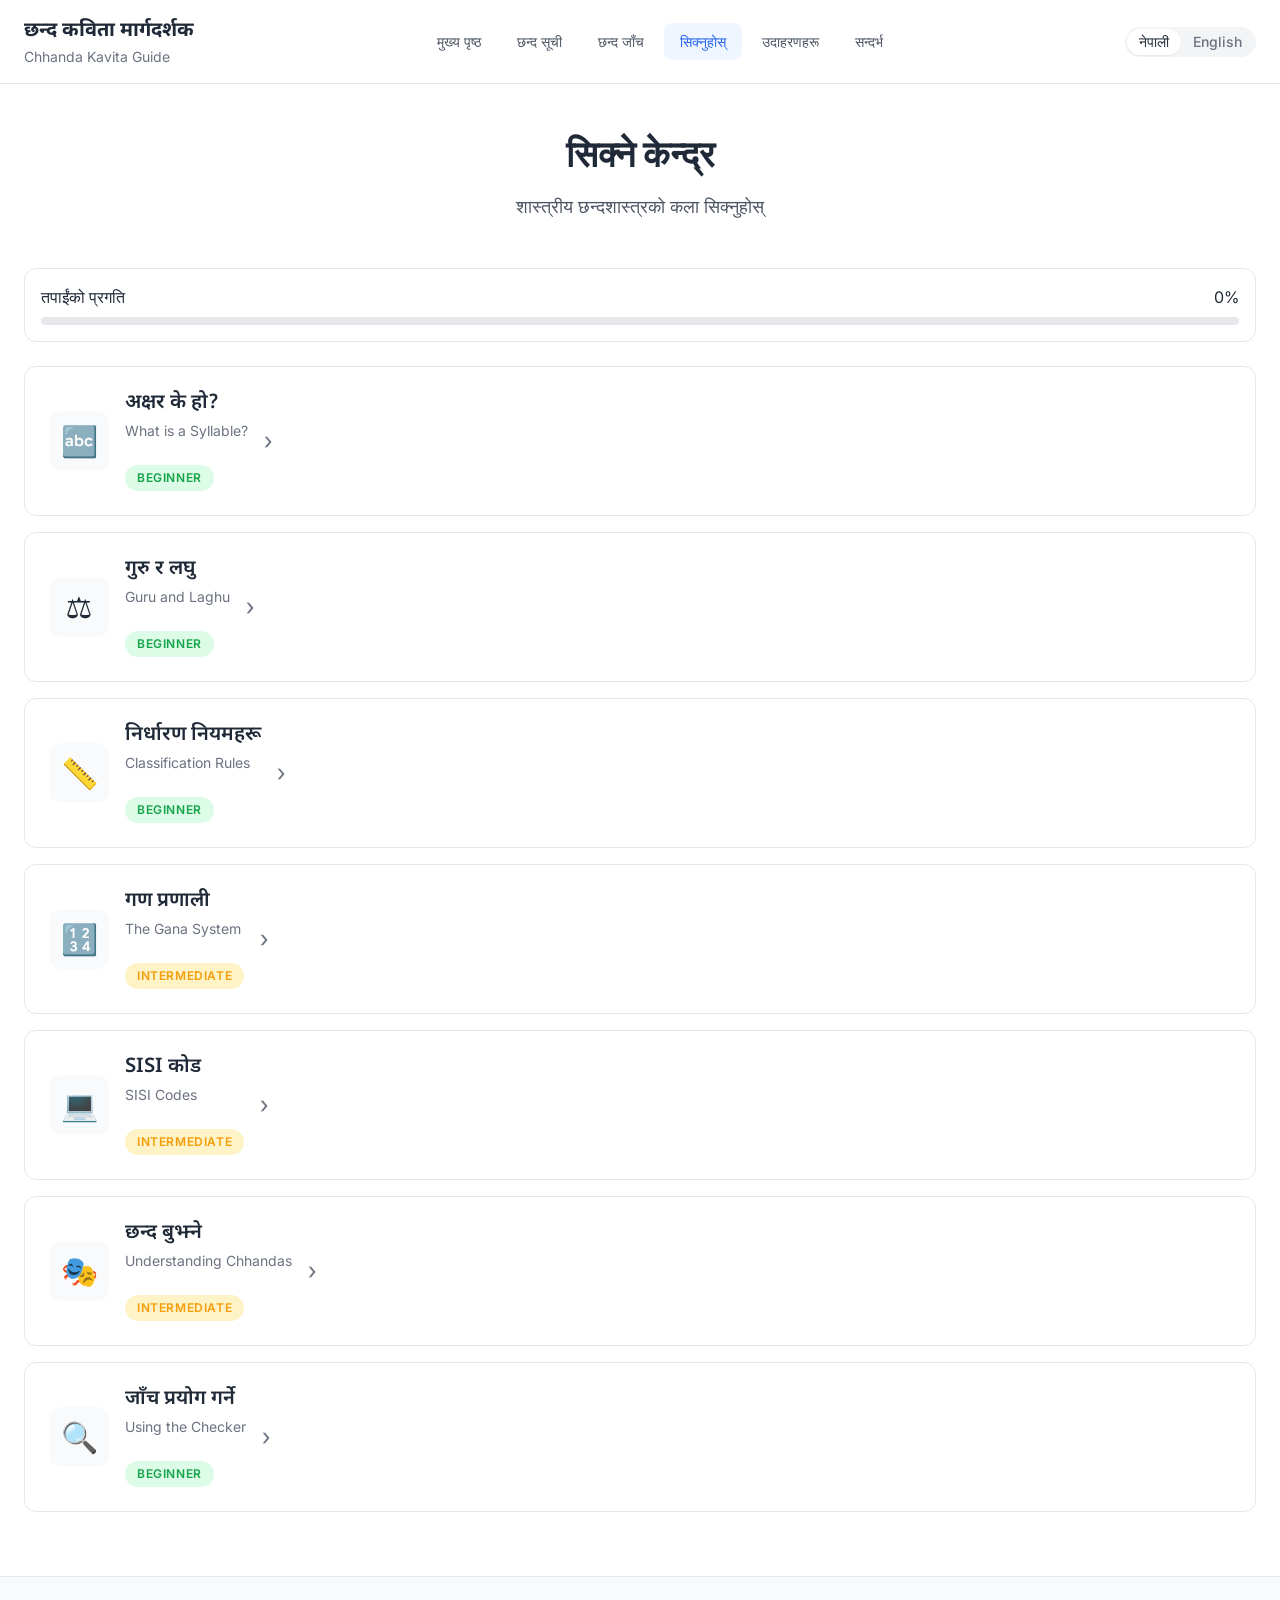
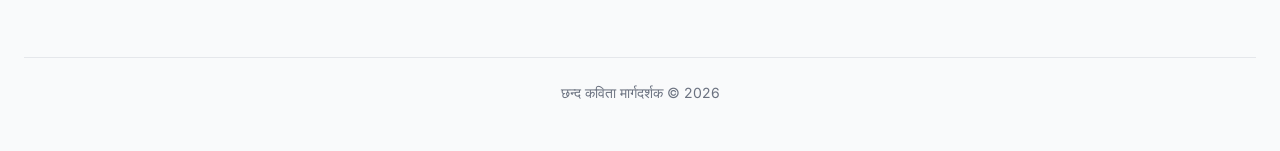
<file: learning.html>
<!DOCTYPE html>
<html lang="ne">
<head>
  <meta charset="UTF-8">
  <meta name="viewport" content="width=device-width, initial-scale=1.0">
  <title>सिक्नुहोस् | Learning Center</title>
  <link rel="stylesheet" href="css/global.css">
  <link rel="stylesheet" href="css/learning.css">
</head>
<body>
  <!-- Navigation -->
  <div id="nav-placeholder"></div>

  <!-- Page Header -->
  <div class="page-header">
    <div class="container">
      <h1 data-i18n="learning.title">सिक्ने केन्द्र</h1>
      <p data-i18n="learning.subtitle">शास्त्रीय छन्दशास्त्रको कला सिक्नुहोस्</p>
    </div>
  </div>

  <!-- Main Content -->
  <main class="container">
    <!-- Progress Bar -->
    <div class="progress-section card mb-6">
      <div class="flex justify-between items-center mb-2">
        <span data-i18n="learning.progress">तपाईंको प्रगति</span>
        <span id="progress-percent">0%</span>
      </div>
      <div class="progress-bar">
        <div id="progress-fill" class="progress-fill" style="width: 0%"></div>
      </div>
    </div>

    <!-- Lesson List -->
    <div id="lesson-list" class="lesson-list">
      <!-- Populated by JavaScript -->
    </div>

    <!-- Lesson Content Modal -->
    <div id="lesson-modal" class="modal-backdrop hidden">
      <div class="modal" style="max-width: 800px;">
        <div class="modal-header">
          <h3 id="lesson-title"></h3>
          <button class="btn btn-ghost" onclick="closeLesson()">&times;</button>
        </div>
        <div class="modal-body" id="lesson-content">
          <!-- Populated by JavaScript -->
        </div>
        <div class="modal-footer">
          <button class="btn btn-ghost" onclick="closeLesson()">बन्द गर्नुहोस्</button>
          <button class="btn btn-primary" onclick="completeLesson()">पूरा भयो &check;</button>
        </div>
      </div>
    </div>
  </main>

  <!-- Footer -->
  <footer class="footer">
    <div class="container">
      <div class="footer-bottom">
        <p>छन्द कविता मार्गदर्शक &copy; 2026</p>
      </div>
    </div>
  </footer>

  <!-- Scripts -->
  <script src="js/utils/devanagari-utils.js"></script>
  <script src="js/engine/syllable-parser.js"></script>
  <script src="js/engine/weight-classifier.js"></script>
  <script src="js/engine/sisi-generator.js"></script>
  <script src="js/data/chhandas.js"></script>
  <script src="js/engine/chhanda-matcher.js"></script>
  <script src="js/engine/mistake-detector.js"></script>
  <script src="js/engine/transliterator.js"></script>
  <script src="js/ui/language.js"></script>
  <script src="js/ui/nav.js"></script>
  <script src="js/ui/syllable-display.js"></script>
  <script src="js/ui/toast.js"></script>
  <script>
    // Initialize
    Nav.inject('learning');
    Language.applyTranslations();

    // Lessons data
    const lessons = [
      {
        id: 1,
        title: { en: 'What is a Syllable?', np: 'अक्षर के हो?' },
        icon: '🔤',
        difficulty: 'beginner',
        content: {
          sections: [
            {
              type: 'text',
              content: {
                en: 'A syllable is a unit of pronunciation containing a vowel. Every word in Sanskrit and Nepali is made up of one or more syllables.',
                np: 'अक्षर एउटा उच्चारण एकाइ हो जसमा स्वर हुन्छ। संस्कृत र नेपालीका प्रत्येक शब्द एक वा बढी अक्षरबाट बनेको हुन्छ।'
              }
            },
            {
              type: 'example',
              content: {
                en: 'Examples:',
                np: 'उदाहरणहरू:',
                words: [
                  { word: 'मेरो', syllables: ['मे', 'रो'], count: 2 },
                  { word: 'नाम', syllables: ['ना', 'म'], count: 2 },
                  { word: 'कविता', syllables: ['क', 'वि', 'ता'], count: 3 },
                  { word: 'विद्यालय', syllables: ['वि', 'द्या', 'ल', 'य'], count: 4 },
                ]
              }
            },
            {
              type: 'text',
              content: {
                en: 'Without a vowel, a sound cannot form a complete syllable. For example, "क्" (ka with halant) is NOT a syllable because the vowel is removed.',
                np: 'स्वर बिना, ध्वनिले पूर्ण अक्षर बन्न सक्दैन। उदाहरणका लागि, "क्" एउटा अक्षर होइन किनभने स्वर हटाइएको छ।'
              }
            },
            {
              type: 'exercise',
              question: {
                en: 'How many syllables are in "कविता"?',
                np: '"कविता" मा कति अक्षर छन्?',
                options: ['२', '३', '४', '५']
              },
              answer: 1
            }
          ]
        }
      },
      {
        id: 2,
        title: { en: 'Guru and Laghu', np: 'गुरु र लघु' },
        icon: '⚖️',
        difficulty: 'beginner',
        content: {
          sections: [
            {
              type: 'text',
              content: {
                en: 'In classical prosody, every syllable is classified as either Guru (Heavy/S) or Laghu (Light/I). This is the foundation of the entire system.',
                np: 'शास्त्रीय छन्दशास्त्रमा, प्रत्येक अक्षरलाई गुरु (भारी/S) वा लघु (हलुका/I) मा वर्गीकरण गरिन्छ। यो सम्पूर्ण प्रणालीको आधार हो।'
              }
            },
            {
              type: 'table',
              headers: {
                en: ['Symbol', 'Name', 'Weight', 'Mātrā'],
                np: ['चिन्ह', 'नाम', 'तौल', 'मात्रा']
              },
              rows: [
                ['I', 'Laghu (लघु)', 'Light', '1'],
                ['S', 'Guru (गुरु)', 'Heavy', '2']
              ]
            },
            {
              type: 'text',
              content: {
                en: 'Short vowels (अ, इ, उ, ऋ, ऌ) are naturally Laghu. Long vowels (आ, ई, ऊ, ए, ऐ, ओ, औ) are naturally Guru.',
                np: 'ह्रस्व स्वरहरू (अ, इ, उ, ऋ, ऌ) प्राकृतिक रूपमा लघु हुन्छन्। दीर्घ स्वरहरू (आ, ई, ऊ, ए, ऐ, ओ, औ) प्राकृतिक रूपमा गुरु हुन्छन्।'
              }
            },
            {
              type: 'exercise',
              question: {
                en: 'What is the weight of "ना" (contains long ā)?',
                np: '"ना" (दीर्घ आ भएको) को तौल के हो?',
                options: ['Laghu (I)', 'Guru (S)', 'Both', 'Neither']
              },
              answer: 1
            }
          ]
        }
      },
      {
        id: 3,
        title: { en: 'Classification Rules', np: 'निर्धारण नियमहरू' },
        icon: '📏',
        difficulty: 'beginner',
        content: {
          sections: [
            {
              type: 'text',
              content: {
                en: 'A syllable becomes Guru in these cases:',
                np: 'यी अवस्थाहरूमा अक्षर गुरु बन्छ:'
              }
            },
            {
              type: 'list',
              items: {
                en: [
                  'Long vowel (आ, ई, ऊ, ए, ऐ, ओ, औ)',
                  'Anusvāra (ं) - makes preceding syllable Guru',
                  'Visarga (ः) - makes preceding syllable Guru',
                  'Closed syllable (ends with halant ्)',
                  'Conjunct consonants (e.g., क्त, त्र, ज्ञ)'
                ],
                np: [
                  'दीर्घ स्वर (आ, ई, ऊ, ए, ऐ, ओ, औ)',
                  'अनुस्वार (ं) - अघिल्लो अक्षर गुरु बनाउँछ',
                  'विसर्ग (ः) - अघिल्लो अक्षर गुरु बनाउँछ',
                  'बन्द अक्षर (हलन्त ् मा समाप्त)',
                  'संयुक्त व्यञ्जन (जस्तै, क्त, त्र, ज्ञ)'
                ]
              }
            },
            {
              type: 'example',
              content: {
                en: 'Example: "अन्त"',
                np: 'उदाहरण: "अन्त"',
                analysis: 'अ + न् + त → "अन्" is Guru because of halant'
              }
            }
          ]
        }
      },
      {
        id: 4,
        title: { en: 'The Gana System', np: 'गण प्रणाली' },
        icon: '🔢',
        difficulty: 'intermediate',
        content: {
          sections: [
            {
              type: 'text',
              content: {
                en: 'Three syllables form one Gana. There are 8 possible ganas, memorized using the mnemonic: यमाताराजभानसलगा',
                np: 'तीन अक्षरले एउटा गण बनाउँछन्। ८ सम्भावित गणहरू छन्, जसलाई याद गर्न: यमाताराजभानसलगा'
              }
            },
            {
              type: 'table',
              headers: {
                en: ['Gana', 'Pattern', 'Example'],
                np: ['गण', 'ढाँचा', 'उदाहरण']
              },
              rows: [
                ['य (Ya)', 'I-S-S', 'मनो'],
                ['म (Ma)', 'S-S-S', 'सरस'],
                ['त (Ta)', 'S-S-I', 'हिम'],
                ['र (Ra)', 'S-I-S', 'भव'],
                ['ज (Ja)', 'I-S-I', 'रज'],
                ['भ (Bha)', 'S-I-I', 'नय'],
                ['न (Na)', 'I-I-I', 'अन'],
                ['स (Sa)', 'I-I-S', 'कम']
              ]
            }
          ]
        }
      },
      {
        id: 5,
        title: { en: 'SISI Codes', np: 'SISI कोड' },
        icon: '💻',
        difficulty: 'intermediate',
        content: {
          sections: [
            {
              type: 'text',
              content: {
                en: 'SISI codes represent the Guru-Laghu pattern of a verse using S (Guru) and I (Laghu). This binary system allows us to mathematically analyze poetry.',
                np: 'SISI कोडले श्लोकको गुरु-लघु ढाँचालाई S (गुरु) र I (लघु) प्रयोग गरेर प्रतिनिधित्व गर्छ। यो द्विआधारित प्रणालीले हामीलाई कविताको गणितीय विश्लेषण गर्न दिन्छ।'
              }
            },
            {
              type: 'example',
              content: {
                en: 'Example analysis:',
                np: 'उदाहरण विश्लेषण:',
                word: 'मेरो',
                syllables: [
                  { text: 'मे', weight: 'S', reason: 'Long vowel ए' },
                  { text: 'रो', weight: 'S', reason: 'Long vowel ओ' }
                ],
                sisi: 'SS'
              }
            }
          ]
        }
      },
      {
        id: 6,
        title: { en: 'Understanding Chhandas', np: 'छन्द बुझ्ने' },
        icon: '🎭',
        difficulty: 'intermediate',
        content: {
          sections: [
            {
              type: 'text',
              content: {
                en: 'A Chhanda (metre) defines a specific pattern of syllables per line. Each chhanda has a unique SISI template that poems should follow.',
                np: 'छन्दले प्रति पंक्ति अक्षरको विशिष्ट ढाँचा परिभाषित गर्छ। प्रत्येक छन्दसँग एउटा अद्वितीय SISI टेम्प्लेट हुन्छ जुन कविताले पालना गर्नुपर्छ।'
              }
            },
            {
              type: 'list',
              items: {
                en: [
                  'Gayatri: 8 syllables × 3 lines = 24 total',
                  'Anushtubh: 8 syllables × 4 lines = 32 total',
                  'Indravajra: 11 syllables × 4 lines = 44 total',
                  'Mandākrāntā: 17 syllables × 4 lines = 68 total'
                ],
                np: [
                  'गायत्री: ८ अक्षर × ३ पंक्ति = २४ कुल',
                  'अनुष्टुप्: ८ अक्षर × ४ पंक्ति = ३२ कुल',
                  'इन्द्रवज्रा: ११ अक्षर × ४ पंक्ति = ४४ कुल',
                  'मन्दाक्रान्ता: १७ अक्षर × ४ पंक्ति = ६८ कुल'
                ]
              }
            }
          ]
        }
      },
      {
        id: 7,
        title: { en: 'Using the Checker', np: 'जाँच प्रयोग गर्ने' },
        icon: '🔍',
        difficulty: 'beginner',
        content: {
          sections: [
            {
              type: 'text',
              content: {
                en: 'The Chhanda Checker is our main tool. Here\'s how to use it:',
                np: 'छन्द जाँच हाम्रो मुख्य उपकरण हो। यसलाई कसरी प्रयोग गर्ने:'
              }
            },
            {
              type: 'list',
              items: {
                en: [
                  'Step 1: Enter your Devanagari text in the input box',
                  'Step 2: Click "Analyze" or wait for auto-analysis',
                  'Step 3: View the syllable breakdown with color coding',
                  'Step 4: See the generated SISI code',
                  'Step 5: Check which chhanda matches (if any)',
                  'Step 6: If a target is selected, see mistakes and corrections'
                ],
                np: [
                  'चरण १: इनपुट बक्समा आफ्नो देवनागरी पाठ प्रविष्ट गर्नुहोस्',
                  'चरण २: "विश्लेषण गर्नुहोस्" क्लिक गर्नुहोस् वा स्वतः विश्लेषणको लागि पर्खनुहोस्',
                  'चरण ३: रंग कोडिङसहित अक्षर विभाजन हेर्नुहोस्',
                  'चरण ४: उत्पन्न गरिएको SISI कोड हेर्नुहोस्',
                  'चरण ५: कुन छन्द मिल्छ हेर्नुहोस् (यदि भए)',
                  'चरण ६: लक्ष्य छानिएको छ भने, गल्तीहरू र सच्याइहरू हेर्नुहोस्'
                ]
              }
            }
          ]
        }
      }
    ];

    // State
    let completedLessons = JSON.parse(localStorage.getItem('chhanda-lessons') || '[]');
    let currentLessonId = null;

    // Render lessons
    function renderLessons() {
      const container = document.getElementById('lesson-list');
      const t = Language.t;

      container.innerHTML = lessons.map(lesson => {
        const isCompleted = completedLessons.includes(lesson.id);
        const statusIcon = isCompleted ? '✅' : lesson.icon;
        const statusClass = isCompleted ? 'completed' : '';

        return `
          <div class="lesson-card card card-interactive ${statusClass}" onclick="openLesson(${lesson.id})">
            <div class="flex items-center gap-4">
              <div class="lesson-icon text-3xl">${statusIcon}</div>
              <div class="flex-1">
                <h3 class="lesson-title font-devanagari">${lesson.title.np}</h3>
                <p class="text-sm text-muted">${lesson.title.en}</p>
                <span class="badge badge-${lesson.difficulty === 'beginner' ? 'success' : lesson.difficulty === 'intermediate' ? 'warning' : 'danger'} mt-2">
                  ${lesson.difficulty}
                </span>
              </div>
              <div class="lesson-arrow text-muted">&rsaquo;</div>
            </div>
          </div>
        `;
      }).join('');

      updateProgress();
    }

    // Update progress
    function updateProgress() {
      const percent = Math.round((completedLessons.length / lessons.length) * 100);
      document.getElementById('progress-percent').textContent = `${percent}%`;
      document.getElementById('progress-fill').style.width = `${percent}%`;
    }

    // Open lesson modal
    function openLesson(id) {
      currentLessonId = id;
      const lesson = lessons.find(l => l.id === id);
      if (!lesson) return;

      document.getElementById('lesson-title').textContent = lesson.title.np;

      const content = renderLessonContent(lesson.content);
      document.getElementById('lesson-content').innerHTML = content;

      document.getElementById('lesson-modal').classList.remove('hidden');
    }

    // Render lesson content
    function renderLessonContent(content) {
      let html = '';

      content.sections.forEach(section => {
        switch (section.type) {
          case 'text':
            html += `<div class="lesson-text mb-4">${section.content.np}</div>`;
            break;

          case 'example':
            html += `<div class="lesson-example p-4 mb-4" style="background: var(--color-gray-50); border-radius: var(--radius-md);">`;
            html += `<div class="font-semibold mb-2">${section.content.np || section.content.en}</div>`;
            if (section.content.words) {
              section.content.words.forEach(w => {
                html += `
                  <div class="mb-2">
                    <span class="font-devanagari text-lg">${w.word}</span>
                    <span class="text-muted ml-2">(${w.count} अक्षर: ${w.syllables.join(' + ')})</span>
                  </div>
                `;
              });
            }
            if (section.content.syllables) {
              html += `<div class="font-devanagari text-lg">${section.content.word}</div>`;
              html += `<div class="mt-2">${SyllableDisplay.render(section.content.syllables)}</div>`;
              html += `<div class="mt-2 font-mono">SISI: ${section.content.sisi}</div>`;
            }
            if (section.content.analysis) {
              html += `<div class="text-sm text-muted mt-2">${section.content.analysis}</div>`;
            }
            html += `</div>`;
            break;

          case 'table':
            html += `<div class="lesson-table overflow-auto mb-4">`;
            html += `<table style="width: 100%; border-collapse: collapse;">`;
            html += `<thead><tr>`;
            section.headers.np.forEach(h => {
              html += `<th style="padding: 8px; border: 1px solid var(--color-border); text-align: left;">${h}</th>`;
            });
            html += `</tr></thead>`;
            html += `<tbody>`;
            section.rows.forEach(row => {
              html += `<tr>`;
              row.forEach(cell => {
                html += `<td style="padding: 8px; border: 1px solid var(--color-border);">${cell}</td>`;
              });
              html += `</tr>`;
            });
            html += `</tbody></table></div>`;
            break;

          case 'list':
            html += `<ul class="lesson-list mb-4" style="list-style: disc; padding-left: 20px;">`;
            section.items.np.forEach(item => {
              html += `<li class="mb-2">${item}</li>`;
            });
            html += `</ul>`;
            break;

          case 'exercise':
            html += `
              <div class="lesson-exercise p-4 mb-4" style="background: var(--color-primary-50); border-radius: var(--radius-md); border: 2px solid var(--color-primary);">
                <div class="font-semibold mb-3">${section.question.np}</div>
                <div class="exercise-options flex flex-col gap-2">
            `;
            section.question.options.forEach((opt, i) => {
              html += `
                <button class="btn btn-secondary text-left" onclick="checkAnswer(${i}, ${section.answer}, this)">
                  ${opt}
                </button>
              `;
            });
            html += `</div></div>`;
            break;
        }
      });

      return html;
    }

    // Check exercise answer
    function checkAnswer(selected, correct, btn) {
      const buttons = btn.parentElement.querySelectorAll('.btn');
      buttons.forEach((b, i) => {
        if (i === correct) {
          b.classList.remove('btn-secondary');
          b.classList.add('btn-primary');
        } else if (i === selected && selected !== correct) {
          b.classList.remove('btn-secondary');
          b.classList.add('btn-danger');
        }
        b.disabled = true;
      });

      if (selected === correct) {
        Toast.success('सही उत्तर!');
      } else {
        Toast.error('गलत उत्तर। सही उत्तर नीलो रंगमा देखिन्छ।');
      }
    }

    // Close lesson modal
    function closeLesson() {
      document.getElementById('lesson-modal').classList.add('hidden');
      currentLessonId = null;
    }

    // Complete current lesson
    function completeLesson() {
      if (currentLessonId && !completedLessons.includes(currentLessonId)) {
        completedLessons.push(currentLessonId);
        localStorage.setItem('chhanda-lessons', JSON.stringify(completedLessons));
        Toast.success('पाठ पूरा भयो!');
        renderLessons();
      }
      closeLesson();
    }

    // Initialize
    renderLessons();
  </script>
</body>
</html>
</file>
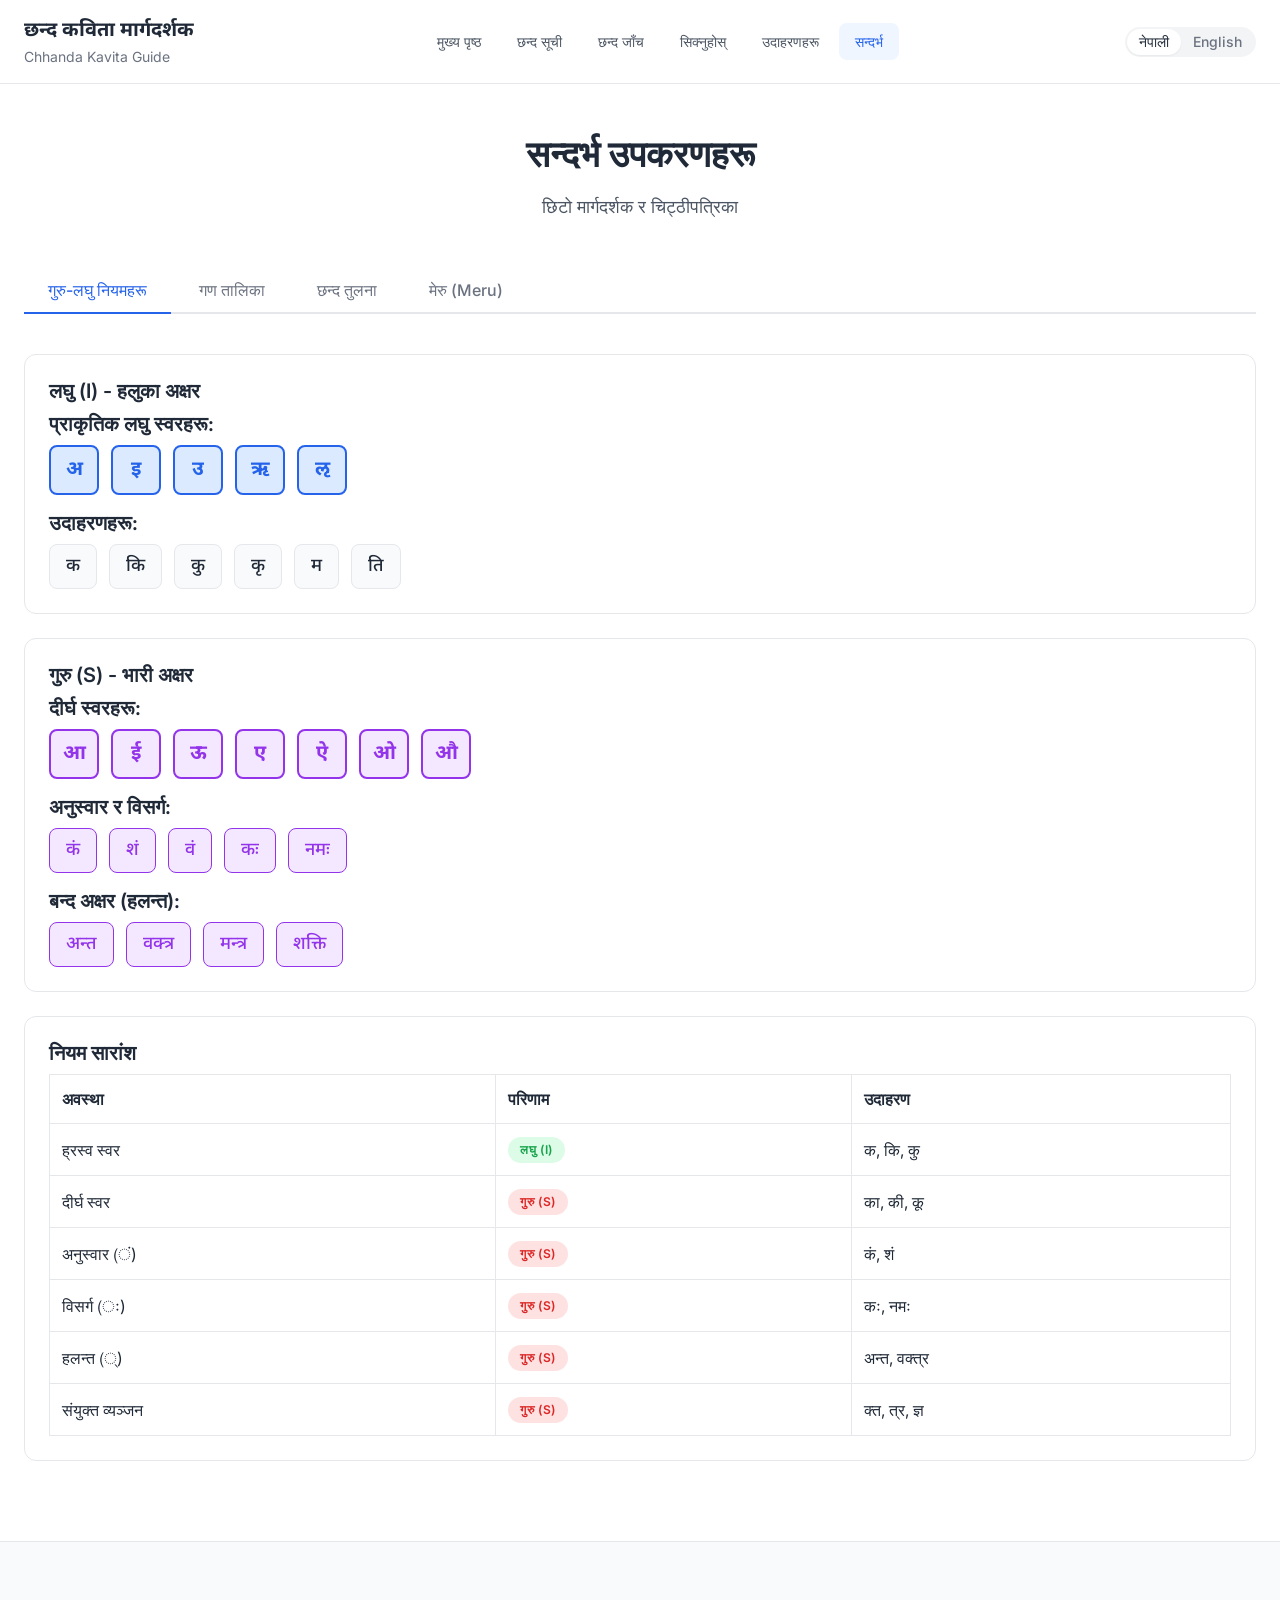
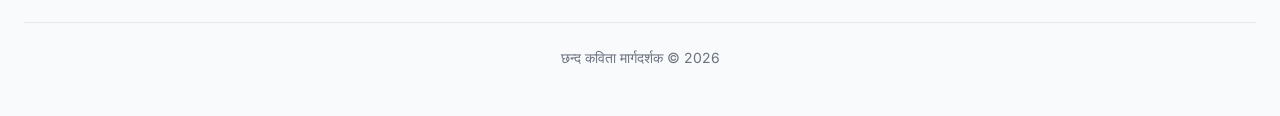
<file: reference.html>
<!DOCTYPE html>
<html lang="ne">
<head>
  <meta charset="UTF-8">
  <meta name="viewport" content="width=device-width, initial-scale=1.0">
  <title>सन्दर्भ | Reference</title>
  <link rel="stylesheet" href="css/global.css">
  <link rel="stylesheet" href="css/reference.css">
</head>
<body>
  <!-- Navigation -->
  <div id="nav-placeholder"></div>

  <!-- Page Header -->
  <div class="page-header">
    <div class="container">
      <h1 data-i18n="reference.title">सन्दर्भ उपकरणहरू</h1>
      <p data-i18n="reference.subtitle">छिटो मार्गदर्शक र चिट्ठीपत्रिका</p>
    </div>
  </div>

  <!-- Main Content -->
  <main class="container">
    <!-- Tabs -->
    <div class="tabs mb-6">
      <button class="tab active" onclick="switchRefTab('guru-laghu')" data-i18n="reference.guruLaghu">गुरु-लघु नियमहरू</button>
      <button class="tab" onclick="switchRefTab('gana')" data-i18n="reference.ganaTable">गण तालिका</button>
      <button class="tab" onclick="switchRefTab('comparison')" data-i18n="reference.chhandaComparison">छन्द तुलना</button>
      <button class="tab" onclick="switchRefTab('meru')">मेरु (Meru)</button>
    </div>

    <!-- Guru-Laghu Rules -->
    <div id="tab-guru-laghu" class="ref-content">
      <div class="card mb-6">
        <h3 class="card-title mb-4">लघु (I) - हलुका अक्षर</h3>
        <div class="mb-4">
          <h4 class="font-semibold mb-2">प्राकृतिक लघु स्वरहरू:</h4>
          <div class="flex flex-wrap gap-3">
            <span class="vowel-tag laghu">अ</span>
            <span class="vowel-tag laghu">इ</span>
            <span class="vowel-tag laghu">उ</span>
            <span class="vowel-tag laghu">ऋ</span>
            <span class="vowel-tag laghu">ऌ</span>
          </div>
        </div>
        <div>
          <h4 class="font-semibold mb-2">उदाहरणहरू:</h4>
          <div class="flex flex-wrap gap-3">
            <span class="example-tag">क</span>
            <span class="example-tag">कि</span>
            <span class="example-tag">कु</span>
            <span class="example-tag">कृ</span>
            <span class="example-tag">म</span>
            <span class="example-tag">ति</span>
          </div>
        </div>
      </div>

      <div class="card mb-6">
        <h3 class="card-title mb-4">गुरु (S) - भारी अक्षर</h3>
        <div class="mb-4">
          <h4 class="font-semibold mb-2">दीर्घ स्वरहरू:</h4>
          <div class="flex flex-wrap gap-3">
            <span class="vowel-tag guru">आ</span>
            <span class="vowel-tag guru">ई</span>
            <span class="vowel-tag guru">ऊ</span>
            <span class="vowel-tag guru">ए</span>
            <span class="vowel-tag guru">ऐ</span>
            <span class="vowel-tag guru">ओ</span>
            <span class="vowel-tag guru">औ</span>
          </div>
        </div>
        <div class="mb-4">
          <h4 class="font-semibold mb-2">अनुस्वार र विसर्ग:</h4>
          <div class="flex flex-wrap gap-3">
            <span class="example-tag guru">कं</span>
            <span class="example-tag guru">शं</span>
            <span class="example-tag guru">वं</span>
            <span class="example-tag guru">कः</span>
            <span class="example-tag guru">नमः</span>
          </div>
        </div>
        <div>
          <h4 class="font-semibold mb-2">बन्द अक्षर (हलन्त):</h4>
          <div class="flex flex-wrap gap-3">
            <span class="example-tag guru">अन्त</span>
            <span class="example-tag guru">वक्त्र</span>
            <span class="example-tag guru">मन्त्र</span>
            <span class="example-tag guru">शक्ति</span>
          </div>
        </div>
      </div>

      <div class="card">
        <h3 class="card-title mb-4">नियम सारांश</h3>
        <table style="width: 100%; border-collapse: collapse;">
          <thead>
            <tr>
              <th style="padding: 12px; border: 1px solid var(--color-border); text-align: left;">अवस्था</th>
              <th style="padding: 12px; border: 1px solid var(--color-border); text-align: left;">परिणाम</th>
              <th style="padding: 12px; border: 1px solid var(--color-border); text-align: left;">उदाहरण</th>
            </tr>
          </thead>
          <tbody>
            <tr>
              <td style="padding: 12px; border: 1px solid var(--color-border);">ह्रस्व स्वर</td>
              <td style="padding: 12px; border: 1px solid var(--color-border);"><span class="badge badge-success">लघु (I)</span></td>
              <td style="padding: 12px; border: 1px solid var(--color-border);">क, कि, कु</td>
            </tr>
            <tr>
              <td style="padding: 12px; border: 1px solid var(--color-border);">दीर्घ स्वर</td>
              <td style="padding: 12px; border: 1px solid var(--color-border);"><span class="badge badge-danger">गुरु (S)</span></td>
              <td style="padding: 12px; border: 1px solid var(--color-border);">का, की, कू</td>
            </tr>
            <tr>
              <td style="padding: 12px; border: 1px solid var(--color-border);">अनुस्वार (ं)</td>
              <td style="padding: 12px; border: 1px solid var(--color-border);"><span class="badge badge-danger">गुरु (S)</span></td>
              <td style="padding: 12px; border: 1px solid var(--color-border);">कं, शं</td>
            </tr>
            <tr>
              <td style="padding: 12px; border: 1px solid var(--color-border);">विसर्ग (ः)</td>
              <td style="padding: 12px; border: 1px solid var(--color-border);"><span class="badge badge-danger">गुरु (S)</span></td>
              <td style="padding: 12px; border: 1px solid var(--color-border);">कः, नमः</td>
            </tr>
            <tr>
              <td style="padding: 12px; border: 1px solid var(--color-border);">हलन्त (्)</td>
              <td style="padding: 12px; border: 1px solid var(--color-border);"><span class="badge badge-danger">गुरु (S)</span></td>
              <td style="padding: 12px; border: 1px solid var(--color-border);">अन्त, वक्त्र</td>
            </tr>
            <tr>
              <td style="padding: 12px; border: 1px solid var(--color-border);">संयुक्त व्यञ्जन</td>
              <td style="padding: 12px; border: 1px solid var(--color-border);"><span class="badge badge-danger">गुरु (S)</span></td>
              <td style="padding: 12px; border: 1px solid var(--color-border);">क्त, त्र, ज्ञ</td>
            </tr>
          </tbody>
        </table>
      </div>
    </div>

    <!-- Gana Table -->
    <div id="tab-gana" class="ref-content hidden">
      <div class="card mb-6">
        <h3 class="card-title mb-4">आठ गणहरू</h3>
        <p class="mb-4 text-muted">स्मरण श्लोक: <strong class="font-devanagari">यमाताराजभानसलगा</strong></p>

        <table style="width: 100%; border-collapse: collapse;">
          <thead>
            <tr>
              <th style="padding: 12px; border: 1px solid var(--color-border); text-align: left;">गण</th>
              <th style="padding: 12px; border: 1px solid var(--color-border); text-align: left;">ढाँचा</th>
              <th style="padding: 12px; border: 1px solid var(--color-border); text-align: left;">SISI</th>
              <th style="padding: 12px; border: 1px solid var(--color-border); text-align: left;">उदाहरण</th>
            </tr>
          </thead>
          <tbody>
            <tr>
              <td style="padding: 12px; border: 1px solid var(--color-border);"><strong class="font-devanagari text-xl">य</strong> (यब)</td>
              <td style="padding: 12px; border: 1px solid var(--color-border);">I-S-S</td>
              <td style="padding: 12px; border: 1px solid var(--color-border);"><span style="color: #2563eb; font-weight: bold;">I</span><span style="color: #9333ea; font-weight: bold;">S</span><span style="color: #9333ea; font-weight: bold;">S</span></td>
              <td style="padding: 12px; border: 1px solid var(--color-border);">मनो, भवत</td>
            </tr>
            <tr>
              <td style="padding: 12px; border: 1px solid var(--color-border);"><strong class="font-devanagari text-xl">म</strong> (मग)</td>
              <td style="padding: 12px; border: 1px solid var(--color-border);">S-S-S</td>
              <td style="padding: 12px; border: 1px solid var(--color-border);"><span style="color: #9333ea; font-weight: bold;">S</span><span style="color: #9333ea; font-weight: bold;">S</span><span style="color: #9333ea; font-weight: bold;">S</span></td>
              <td style="padding: 12px; border: 1px solid var(--color-border);">सरस, हतज</td>
            </tr>
            <tr>
              <td style="padding: 12px; border: 1px solid var(--color-border);"><strong class="font-devanagari text-xl">त</strong> (तग)</td>
              <td style="padding: 12px; border: 1px solid var(--color-border);">S-S-I</td>
              <td style="padding: 12px; border: 1px solid var(--color-border);"><span style="color: #9333ea; font-weight: bold;">S</span><span style="color: #9333ea; font-weight: bold;">S</span><span style="color: #2563eb; font-weight: bold;">I</span></td>
              <td style="padding: 12px; border: 1px solid var(--color-border);">हिम, नयत</td>
            </tr>
            <tr>
              <td style="padding: 12px; border: 1px solid var(--color-border);"><strong class="font-devanagari text-xl">र</strong> (रस)</td>
              <td style="padding: 12px; border: 1px solid var(--color-border);">S-I-S</td>
              <td style="padding: 12px; border: 1px solid var(--color-border);"><span style="color: #9333ea; font-weight: bold;">S</span><span style="color: #2563eb; font-weight: bold;">I</span><span style="color: #9333ea; font-weight: bold;">S</span></td>
              <td style="padding: 12px; border: 1px solid var(--color-border);">भव, करो</td>
            </tr>
            <tr>
              <td style="padding: 12px; border: 1px solid var(--color-border);"><strong class="font-devanagari text-xl">ज</strong> (जन)</td>
              <td style="padding: 12px; border: 1px solid var(--color-border);">I-S-I</td>
              <td style="padding: 12px; border: 1px solid var(--color-border);"><span style="color: #2563eb; font-weight: bold;">I</span><span style="color: #9333ea; font-weight: bold;">S</span><span style="color: #2563eb; font-weight: bold;">I</span></td>
              <td style="padding: 12px; border: 1px solid var(--color-border);">रज, मनी</td>
            </tr>
            <tr>
              <td style="padding: 12px; border: 1px solid var(--color-border);"><strong class="font-devanagari text-xl">भ</strong> (भज)</td>
              <td style="padding: 12px; border: 1px solid var(--color-border);">S-I-I</td>
              <td style="padding: 12px; border: 1px solid var(--color-border);"><span style="color: #9333ea; font-weight: bold;">S</span><span style="color: #2563eb; font-weight: bold;">I</span><span style="color: #2563eb; font-weight: bold;">I</span></td>
              <td style="padding: 12px; border: 1px solid var(--color-border);">नय, कवि</td>
            </tr>
            <tr>
              <td style="padding: 12px; border: 1px solid var(--color-border);"><strong class="font-devanagari text-xl">न</strong> (नग)</td>
              <td style="padding: 12px; border: 1px solid var(--color-border);">I-I-I</td>
              <td style="padding: 12px; border: 1px solid var(--color-border);"><span style="color: #2563eb; font-weight: bold;">I</span><span style="color: #2563eb; font-weight: bold;">I</span><span style="color: #2563eb; font-weight: bold;">I</span></td>
              <td style="padding: 12px; border: 1px solid var(--color-border);">अन, भव</td>
            </tr>
            <tr>
              <td style="padding: 12px; border: 1px solid var(--color-border);"><strong class="font-devanagari text-xl">स</strong> (सल)</td>
              <td style="padding: 12px; border: 1px solid var(--color-border);">I-I-S</td>
              <td style="padding: 12px; border: 1px solid var(--color-border);"><span style="color: #2563eb; font-weight: bold;">I</span><span style="color: #2563eb; font-weight: bold;">I</span><span style="color: #9333ea; font-weight: bold;">S</span></td>
              <td style="padding: 12px; border: 1px solid var(--color-border);">कम, भवे</td>
            </tr>
          </tbody>
        </table>
      </div>
    </div>

    <!-- Chhanda Comparison -->
    <div id="tab-comparison" class="ref-content hidden">
      <div class="card">
        <h3 class="card-title mb-4">१५ शास्त्रीय छन्दहरूको तुलना</h3>
        <div class="table-responsive">
          <table style="width: 100%; border-collapse: collapse;">
            <thead>
              <tr>
                <th style="padding: 12px; border: 1px solid var(--color-border); text-align: left;">छन्द</th>
                <th style="padding: 12px; border: 1px solid var(--color-border); text-align: center;">अक्षर/पंक्ति</th>
                <th style="padding: 12px; border: 1px solid var(--color-border); text-align: center;">पंक्ति</th>
                <th style="padding: 12px; border: 1px solid var(--color-border); text-align: center;">कुल अक्षर</th>
                <th style="padding: 12px; border: 1px solid var(--color-border); text-align: left;">कठिनाई</th>
                <th style="padding: 12px; border: 1px solid var(--color-border); text-align: left;">भाव</th>
              </tr>
            </thead>
            <tbody id="comparison-tbody">
              <!-- Populated by JavaScript -->
            </tbody>
          </table>
        </div>
      </div>
    </div>

    <!-- Meru (Pascal's Triangle) -->
    <div id="tab-meru" class="ref-content hidden">
      <div class="card mb-6">
        <h3 class="card-title mb-4">मेरु (Pascal's Triangle)</h3>
        <p class="mb-4 text-muted">छन्दशास्त्रमा प्रयोग हुने संयोजकात्मक त्रिकोण। यो Pascal's Triangle को समतुल्य हो।</p>

        <div class="meru-container" style="overflow-x: auto;">
          <div id="meru-display" class="meru-display text-center font-mono" style="padding: 20px;">
            <!-- Populated by JavaScript -->
          </div>
        </div>
      </div>

      <div class="card">
        <h3 class="card-title mb-4">मेरुको प्रयोग</h3>
        <div class="mb-4">
          <h4 class="font-semibold mb-2">n संख्याका अक्षरका लागि:</h4>
          <p class="text-muted">कुल ढाँचा = 2^n</p>
        </div>
        <div>
          <h4 class="font-semibold mb-2">उदाहरणहरू:</h4>
          <ul style="list-style: disc; padding-left: 20px;">
            <li class="mb-2">n = 3 → कुल 8 ढाँचा (III, IIS, ISI, ISS, SII, SIS, SSI, SSS)</li>
            <li class="mb-2">n = 4 → कुल 16 ढाँचा</li>
            <li class="mb-2">n = 5 → कुल 32 ढाँचा</li>
          </ul>
        </div>
      </div>
    </div>
  </main>

  <!-- Footer -->
  <footer class="footer">
    <div class="container">
      <div class="footer-bottom">
        <p>छन्द कविता मार्गदर्शक &copy; 2026</p>
      </div>
    </div>
  </footer>

  <!-- Scripts -->
  <script src="js/utils/devanagari-utils.js"></script>
  <script src="js/engine/syllable-parser.js"></script>
  <script src="js/engine/weight-classifier.js"></script>
  <script src="js/engine/sisi-generator.js"></script>
  <script src="js/data/chhandas.js"></script>
  <script src="js/engine/chhanda-matcher.js"></script>
  <script src="js/engine/mistake-detector.js"></script>
  <script src="js/engine/transliterator.js"></script>
  <script src="js/ui/language.js"></script>
  <script src="js/ui/nav.js"></script>
  <script src="js/ui/syllable-display.js"></script>
  <script src="js/ui/toast.js"></script>
  <script>
    // Initialize
    Nav.inject('reference');
    Language.applyTranslations();

    // Tab switching
    function switchRefTab(tab) {
      document.querySelectorAll('.ref-content').forEach(el => el.classList.add('hidden'));
      document.querySelectorAll('.tab').forEach(el => el.classList.remove('active'));

      document.getElementById(`tab-${tab}`).classList.remove('hidden');
      event.target.classList.add('active');
    }

    // Populate comparison table
    function populateComparison() {
      const tbody = document.getElementById('comparison-tbody');
      const chhandas = ChhandasData.getAll();

      tbody.innerHTML = chhandas.map(ch => {
        const difficultyInfo = ChhandasData.getDifficulty(ch.difficulty);
        const moodStr = ch.mood.slice(0, 2).map(m => {
          const moodInfo = ChhandasData.getMood(m);
          return moodInfo ? moodInfo.np : m;
        }).join(', ');

        return `
          <tr>
            <td style="padding: 12px; border: 1px solid var(--color-border);">
              <a href="chhanda-detail.html?id=${ch.id}" class="font-devanagari font-bold" style="color: var(--color-primary);">${ch.name.np}</a>
              <div class="text-xs text-muted">${ch.name.en}</div>
            </td>
            <td style="padding: 12px; border: 1px solid var(--color-border); text-align: center; font-weight: bold;">${ch.syllablesPerPada}</td>
            <td style="padding: 12px; border: 1px solid var(--color-border); text-align: center;">${ch.padas}</td>
            <td style="padding: 12px; border: 1px solid var(--color-border); text-align: center; font-weight: bold;">${ch.totalSyllables}</td>
            <td style="padding: 12px; border: 1px solid var(--color-border);">
              <span class="badge badge-${difficultyInfo ? difficultyInfo.color : 'primary'}">
                ${difficultyInfo ? difficultyInfo.np : ch.difficulty}
              </span>
            </td>
            <td style="padding: 12px; border: 1px solid var(--color-border); font-size: 0.875rem;">${moodStr}</td>
          </tr>
        `;
      }).join('');
    }

    // Generate Meru (Pascal's Triangle)
    function generateMeru(rows) {
      const container = document.getElementById('meru-display');
      let html = '';

      for (let n = 0; n < rows; n++) {
        html += '<div class="meru-row mb-2">';
        // Add spacing
        html += `<span style="display: inline-block; width: ${30 * (rows - n)}px;"></span>`;

        for (let k = 0; k <= n; k++) {
          const value = combinatorics(n, k);
          const width = Math.max(60, value.toString().length * 12 + 20);
          html += `<span class="meru-cell" style="display: inline-block; width: ${width}px; padding: 4px 8px; margin: 2px; background: var(--color-primary-${k === 0 || k === n ? '100' : '50'}); border-radius: 4px; text-align: center;">${value}</span>`;
        }

        html += '</div>';
      }

      container.innerHTML = html;
    }

    // Calculate combination C(n, k)
    function combinatorics(n, k) {
      if (k === 0 || k === n) return 1;
      if (k === 1) return n;
      let result = 1;
      for (let i = 0; i < k; i++) {
        result = result * (n - i) / (i + 1);
      }
      return Math.round(result);
    }

    // Initialize
    populateComparison();
    generateMeru(10);
  </script>
</body>
</html>
</file>
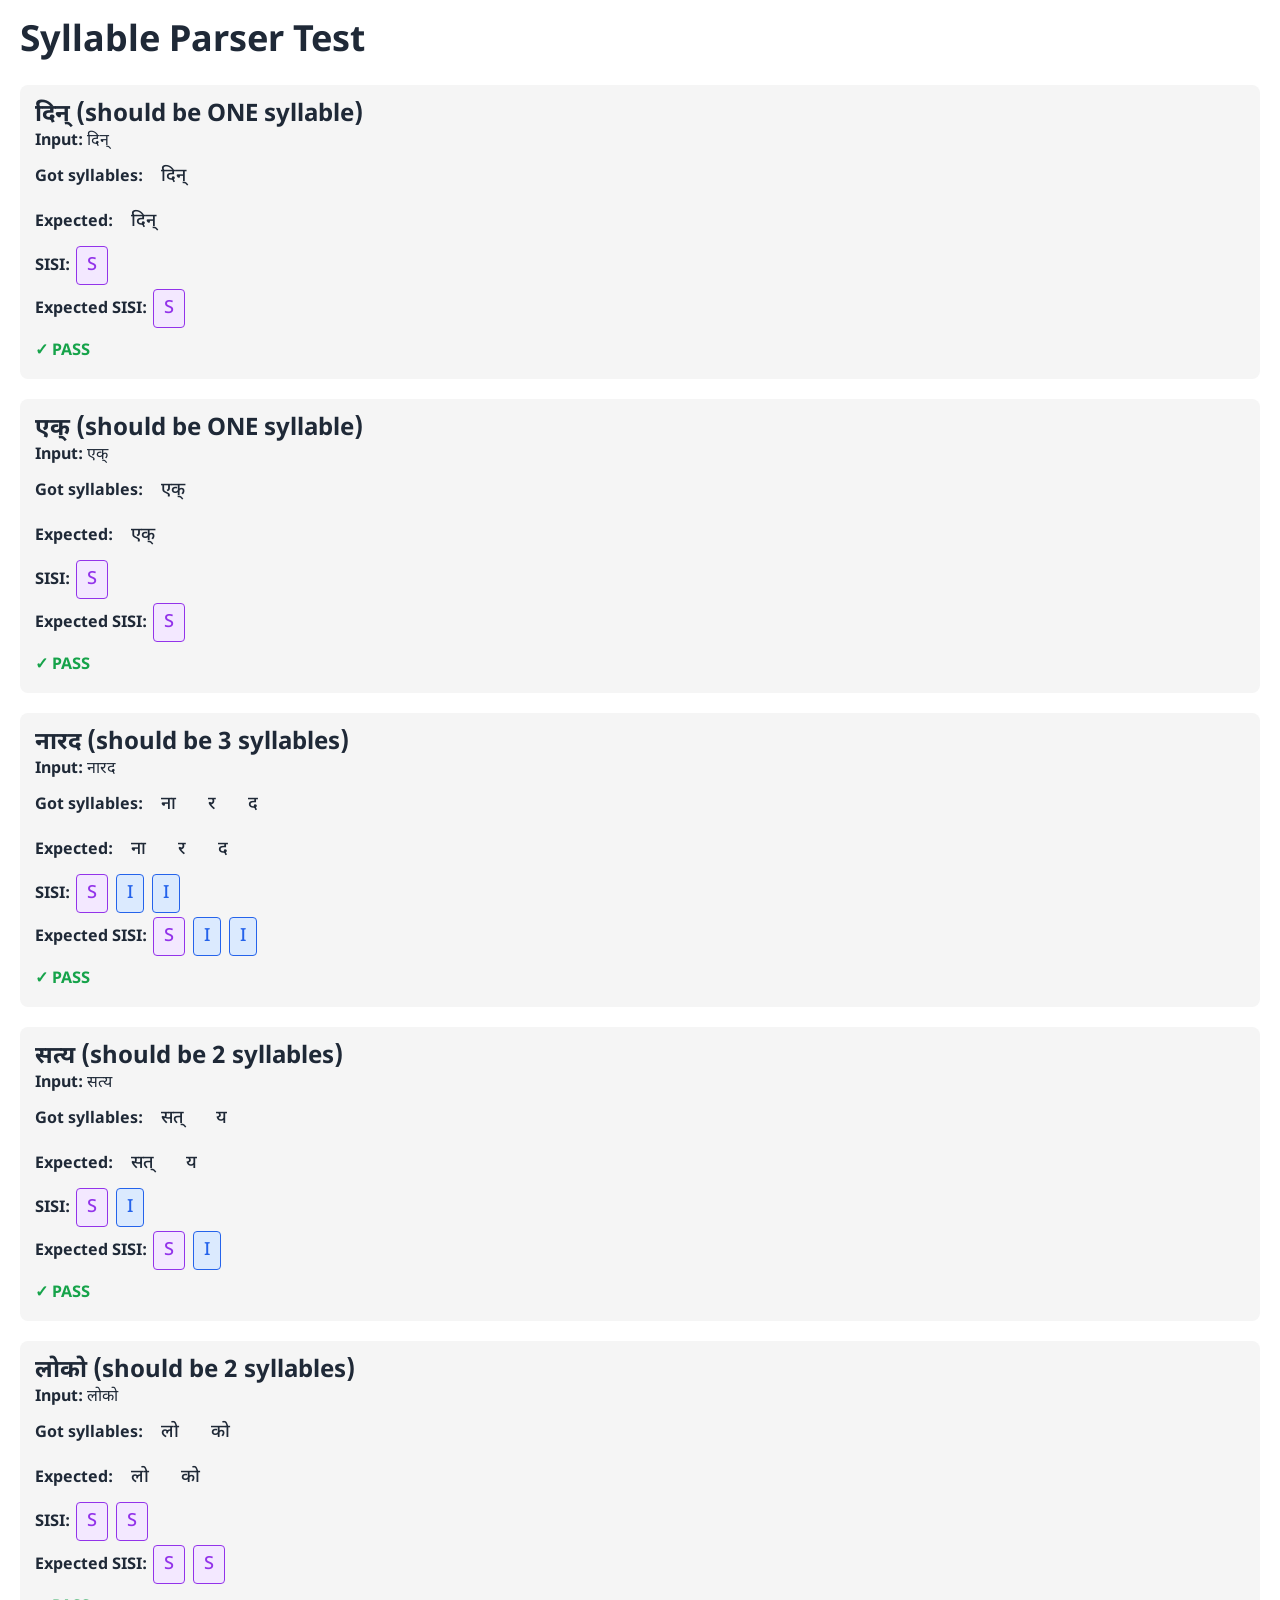
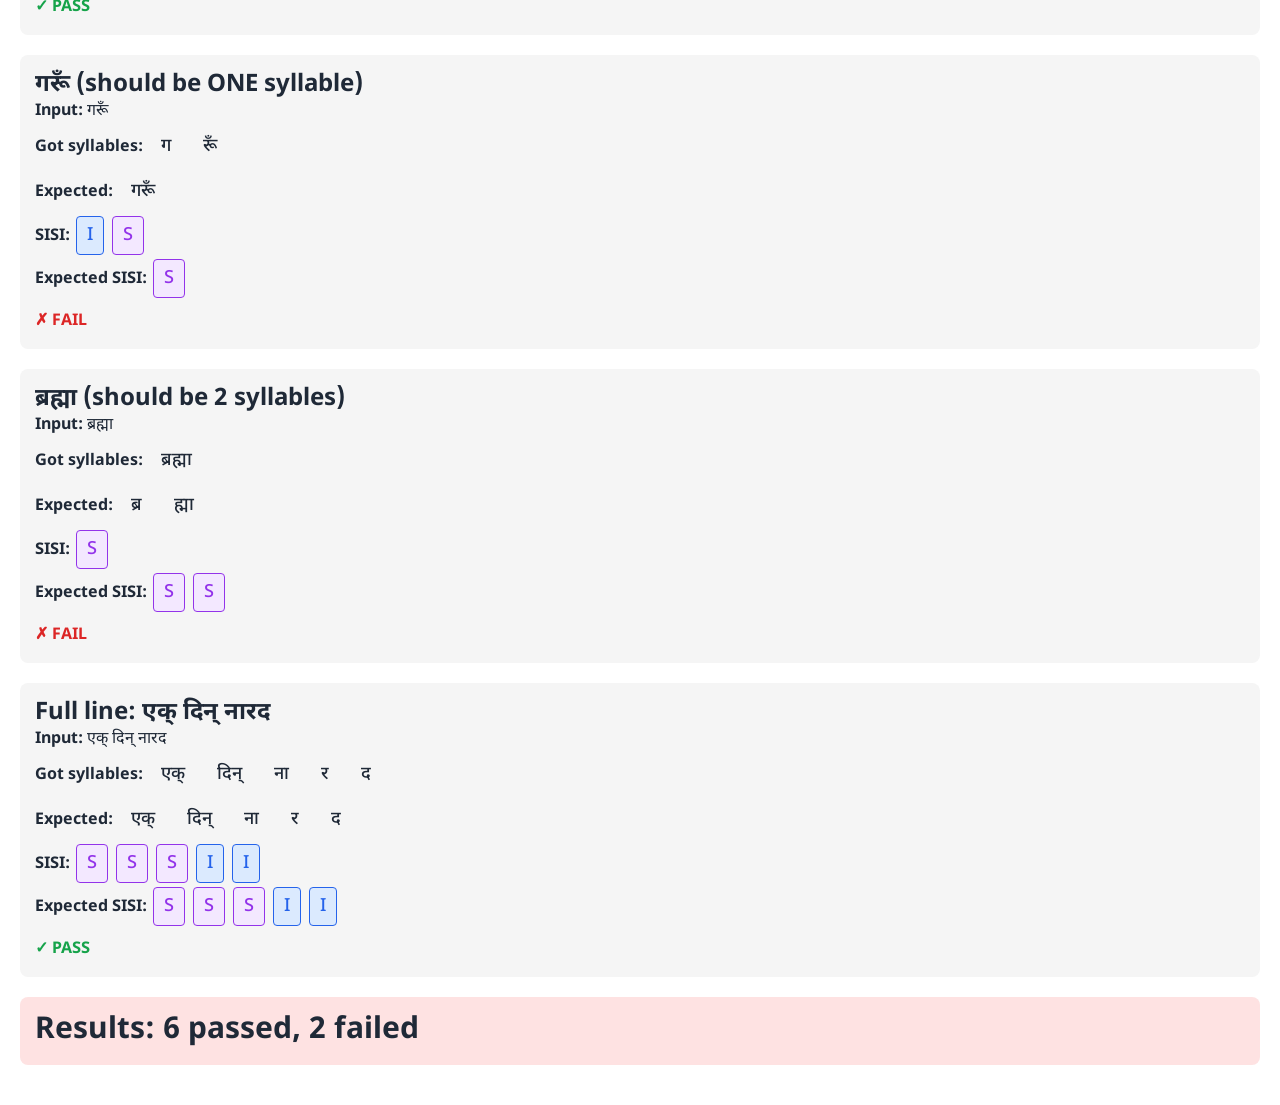
<file: test.html>
<!DOCTYPE html>
<html lang="ne">
<head>
  <meta charset="UTF-8">
  <meta name="viewport" content="width=device-width, initial-scale=1.0">
  <title>Parser Test</title>
  <link rel="stylesheet" href="css/global.css">
  <style>
    body { padding: 20px; font-family: var(--font-devanagari); }
    .test-case { margin: 20px 0; padding: 15px; background: #f5f5f5; border-radius: 8px; }
    .syllable { display: inline-block; padding: 5px 10px; margin: 2px; border-radius: 4px; }
    .guru { background: #f3e8ff; color: #9333ea; border: 1px solid #9333ea; }
    .laghu { background: #dbeafe; color: #2563eb; border: 1px solid #2563eb; }
    .result { margin-top: 10px; font-weight: bold; }
    .pass { color: #16a34a; }
    .fail { color: #dc2626; }
  </style>
</head>
<body>
  <h1>Syllable Parser Test</h1>
  
  <div id="tests"></div>

  <script src="js/utils/devanagari-utils.js"></script>
  <script src="js/engine/syllable-parser.js"></script>
  <script src="js/engine/weight-classifier.js"></script>
  <script src="js/engine/sisi-generator.js"></script>
  <script src="js/data/chhandas.js"></script>
  <script>
    const tests = [
      {
        name: "दिन् (should be ONE syllable)",
        input: "दिन्",
        expectedSyllables: ["दिन्"],
        expectedSISI: ["S"]
      },
      {
        name: "एक् (should be ONE syllable)",
        input: "एक्",
        expectedSyllables: ["एक्"],
        expectedSISI: ["S"]
      },
      {
        name: "नारद (should be 3 syllables)",
        input: "नारद",
        expectedSyllables: ["ना", "र", "द"],
        expectedSISI: ["S", "I", "I"]
      },
      {
        name: "सत्य (should be 2 syllables)",
        input: "सत्य",
        expectedSyllables: ["सत्", "य"],
        expectedSISI: ["S", "I"]
      },
      {
        name: "लोको (should be 2 syllables)",
        input: "लोको",
        expectedSyllables: ["लो", "को"],
        expectedSISI: ["S", "S"]
      },
      {
        name: "गरूँ (should be ONE syllable)",
        input: "गरूँ",
        expectedSyllables: ["गरूँ"],
        expectedSISI: ["S"]
      },
      {
        name: "ब्रह्मा (should be 2 syllables)",
        input: "ब्रह्मा",
        expectedSyllables: ["ब्र", "ह्मा"],
        expectedSISI: ["S", "S"]
      },
      {
        name: "Full line: एक् दिन् नारद",
        input: "एक् दिन् नारद",
        expectedSyllables: ["एक्", "दिन्", "ना", "र", "द"],
        expectedSISI: ["S", "S", "S", "I", "I"]
      }
    ];

    const container = document.getElementById('tests');
    let passed = 0;
    let failed = 0;

    tests.forEach(test => {
      const result = SyllableParser.parseSyllables(test.input);
      const classified = WeightClassifier.classifySyllables(result);
      const sisi = SISIGenerator.generateSISI(classified);
      
      const syllableTexts = result.map(s => s.text);
      const sisiChars = classified.map(s => s.weight);
      
      const syllableMatch = JSON.stringify(syllableTexts) === JSON.stringify(test.expectedSyllables);
      const sisiMatch = JSON.stringify(sisiChars) === JSON.stringify(test.expectedSISI);
      const allMatch = syllableMatch && sisiMatch;
      
      if (allMatch) passed++;
      else failed++;

      let html = `
        <div class="test-case">
          <h3>${test.name}</h3>
          <div><strong>Input:</strong> <span class="font-devanagari">${test.input}</span></div>
          <div><strong>Got syllables:</strong> ${syllableTexts.map(s => `<span class="syllable">${s}</span>`).join(' ')}</div>
          <div><strong>Expected:</strong> ${test.expectedSyllables.map(s => `<span class="syllable">${s}</span>`).join(' ')}</div>
          <div><strong>SISI:</strong> ${sisiChars.map((s, i) => `<span class="syllable ${s === 'S' ? 'guru' : 'laghu'}">${s}</span>`).join(' ')}</div>
          <div><strong>Expected SISI:</strong> ${test.expectedSISI.map((s, i) => `<span class="syllable ${s === 'S' ? 'guru' : 'laghu'}">${s}</span>`).join(' ')}</div>
          <div class="result ${allMatch ? 'pass' : 'fail'}">${allMatch ? '✓ PASS' : '✗ FAIL'}</div>
        </div>
      `;
      
      container.innerHTML += html;
    });

    container.innerHTML += `
      <div class="test-case" style="background: ${failed === 0 ? '#dcfce7' : '#fee2e2'};">
        <h2>Results: ${passed} passed, ${failed} failed</h2>
      </div>
    `;
  </script>
</body>
</html>
</file>
<file: css/global.css>
/* ============================================
   CHHANDA KAVITA GUIDE - Global Design System
   ============================================ */

/* Google Fonts Import */
@import url('https://fonts.googleapis.com/css2?family=Noto+Sans+Devanagari:wght@400;500;600;700&family=Inter:wght@400;500;600;700&display=swap');

/* ============================================
   CSS Custom Properties (Design Tokens)
   ============================================ */
:root {
  /* Primary Colors */
  --color-primary: #2563eb;
  --color-primary-light: #3b82f6;
  --color-primary-dark: #1d4ed8;
  --color-primary-50: #eff6ff;
  --color-primary-100: #dbeafe;

  /* Secondary Colors */
  --color-secondary: #7c3aed;
  --color-secondary-light: #8b5cf6;
  --color-secondary-dark: #6d28d9;

  /* Semantic Colors */
  --color-success: #16a34a;
  --color-success-light: #22c55e;
  --color-success-bg: #dcfce7;

  --color-danger: #dc2626;
  --color-danger-light: #ef4444;
  --color-danger-bg: #fee2e2;

  --color-warning: #f59e0b;
  --color-warning-light: #fbbf24;
  --color-warning-bg: #fef3c7;

  --color-info: #0891b2;
  --color-info-light: #22d3ee;
  --color-info-bg: #cffafe;

  /* Syllable Colors (Guru/Laghu) - Neutral colors, no good/bad connotation */
  --color-laghu: #2563eb;
  --color-laghu-bg: #dbeafe;
  --color-guru: #9333ea;
  --color-guru-bg: #f3e8ff;

  /* Neutral Colors */
  --color-white: #ffffff;
  --color-gray-50: #f9fafb;
  --color-gray-100: #f3f4f6;
  --color-gray-200: #e5e7eb;
  --color-gray-300: #d1d5db;
  --color-gray-400: #9ca3af;
  --color-gray-500: #6b7280;
  --color-gray-600: #4b5563;
  --color-gray-700: #374151;
  --color-gray-800: #1f2937;
  --color-gray-900: #111827;

  /* Background & Surface */
  --color-bg: #ffffff;
  --color-bg-secondary: #f9fafb;
  --color-surface: #ffffff;
  --color-surface-raised: #ffffff;
  --color-border: #e5e7eb;
  --color-border-strong: #d1d5db;

  /* Text Colors */
  --color-text: #1f2937;
  --color-text-secondary: #4b5563;
  --color-text-muted: #6b7280;
  --color-text-inverse: #ffffff;

  /* Typography */
  --font-devanagari: 'Noto Sans Devanagari', 'Mangal', 'Arial Unicode MS', sans-serif;
  --font-english: 'Inter', 'Segoe UI', system-ui, sans-serif;
  --font-mono: 'JetBrains Mono', 'Fira Code', 'Consolas', monospace;

  /* Font Sizes */
  --text-xs: 0.75rem;
  --text-sm: 0.875rem;
  --text-base: 1rem;
  --text-lg: 1.125rem;
  --text-xl: 1.25rem;
  --text-2xl: 1.5rem;
  --text-3xl: 1.875rem;
  --text-4xl: 2.25rem;
  --text-5xl: 3rem;

  /* Font Weights */
  --weight-normal: 400;
  --weight-medium: 500;
  --weight-semibold: 600;
  --weight-bold: 700;

  /* Line Heights */
  --leading-tight: 1.25;
  --leading-normal: 1.5;
  --leading-relaxed: 1.75;

  /* Spacing Scale */
  --space-0: 0;
  --space-1: 0.25rem;
  --space-2: 0.5rem;
  --space-3: 0.75rem;
  --space-4: 1rem;
  --space-5: 1.25rem;
  --space-6: 1.5rem;
  --space-8: 2rem;
  --space-10: 2.5rem;
  --space-12: 3rem;
  --space-16: 4rem;
  --space-20: 5rem;
  --space-24: 6rem;

  /* Border Radius */
  --radius-none: 0;
  --radius-sm: 0.25rem;
  --radius-md: 0.5rem;
  --radius-lg: 0.75rem;
  --radius-xl: 1rem;
  --radius-2xl: 1.5rem;
  --radius-full: 9999px;

  /* Shadows */
  --shadow-xs: 0 1px 2px rgba(0, 0, 0, 0.05);
  --shadow-sm: 0 1px 3px rgba(0, 0, 0, 0.1), 0 1px 2px rgba(0, 0, 0, 0.06);
  --shadow-md: 0 4px 6px rgba(0, 0, 0, 0.1), 0 2px 4px rgba(0, 0, 0, 0.06);
  --shadow-lg: 0 10px 15px rgba(0, 0, 0, 0.1), 0 4px 6px rgba(0, 0, 0, 0.05);
  --shadow-xl: 0 20px 25px rgba(0, 0, 0, 0.1), 0 10px 10px rgba(0, 0, 0, 0.04);

  /* Transitions */
  --transition-fast: 150ms ease;
  --transition-base: 200ms ease;
  --transition-slow: 300ms ease;

  /* Z-Index Scale */
  --z-dropdown: 100;
  --z-sticky: 200;
  --z-fixed: 300;
  --z-modal-backdrop: 400;
  --z-modal: 500;
  --z-toast: 600;

  /* Container Max Widths */
  --container-sm: 640px;
  --container-md: 768px;
  --container-lg: 1024px;
  --container-xl: 1280px;
}

/* ============================================
   CSS Reset / Base Styles
   ============================================ */
*,
*::before,
*::after {
  box-sizing: border-box;
  margin: 0;
  padding: 0;
}

html {
  font-size: 16px;
  scroll-behavior: smooth;
  -webkit-text-size-adjust: 100%;
}

body {
  font-family: var(--font-english);
  font-size: var(--text-base);
  line-height: var(--leading-normal);
  color: var(--color-text);
  background-color: var(--color-bg);
  -webkit-font-smoothing: antialiased;
  -moz-osx-font-smoothing: grayscale;
  min-height: 100vh;
}

/* Devanagari text gets the proper font */
[lang="ne"],
[lang="sa"],
.devanagari {
  font-family: var(--font-devanagari);
}

img,
svg {
  display: block;
  max-width: 100%;
}

a {
  color: var(--color-primary);
  text-decoration: none;
  transition: color var(--transition-fast);
}

a:hover {
  color: var(--color-primary-dark);
}

button {
  font-family: inherit;
  cursor: pointer;
  border: none;
  background: none;
}

input,
textarea,
select {
  font-family: inherit;
  font-size: inherit;
}

ul,
ol {
  list-style: none;
}

h1, h2, h3, h4, h5, h6 {
  font-weight: var(--weight-bold);
  line-height: var(--leading-tight);
  color: var(--color-text);
}

h1 { font-size: var(--text-4xl); }
h2 { font-size: var(--text-3xl); }
h3 { font-size: var(--text-2xl); }
h4 { font-size: var(--text-xl); }
h5 { font-size: var(--text-lg); }
h6 { font-size: var(--text-base); }

p {
  margin-bottom: var(--space-4);
}

/* ============================================
   Layout Utilities
   ============================================ */
.container {
  width: 100%;
  max-width: var(--container-xl);
  margin-left: auto;
  margin-right: auto;
  padding-left: var(--space-6);
  padding-right: var(--space-6);
}

.container-sm { max-width: var(--container-sm); }
.container-md { max-width: var(--container-md); }
.container-lg { max-width: var(--container-lg); }

.flex { display: flex; }
.flex-col { flex-direction: column; }
.flex-wrap { flex-wrap: wrap; }
.items-center { align-items: center; }
.items-start { align-items: flex-start; }
.items-end { align-items: flex-end; }
.justify-center { justify-content: center; }
.justify-between { justify-content: space-between; }
.justify-end { justify-content: flex-end; }
.gap-1 { gap: var(--space-1); }
.gap-2 { gap: var(--space-2); }
.gap-3 { gap: var(--space-3); }
.gap-4 { gap: var(--space-4); }
.gap-6 { gap: var(--space-6); }
.gap-8 { gap: var(--space-8); }

.grid { display: grid; }
.grid-2 { grid-template-columns: repeat(2, 1fr); }
.grid-3 { grid-template-columns: repeat(3, 1fr); }
.grid-4 { grid-template-columns: repeat(4, 1fr); }

.text-center { text-align: center; }
.text-right { text-align: right; }

.hidden { display: none !important; }
.block { display: block; }
.inline-block { display: inline-block; }
.inline { display: inline; }

.w-full { width: 100%; }
.h-full { height: 100%; }

.relative { position: relative; }
.absolute { position: absolute; }
.sticky { position: sticky; }

.overflow-hidden { overflow: hidden; }
.overflow-auto { overflow: auto; }

/* ============================================
   Spacing Utilities
   ============================================ */
.mt-1 { margin-top: var(--space-1); }
.mt-2 { margin-top: var(--space-2); }
.mt-3 { margin-top: var(--space-3); }
.mt-4 { margin-top: var(--space-4); }
.mt-6 { margin-top: var(--space-6); }
.mt-8 { margin-top: var(--space-8); }

.mb-1 { margin-bottom: var(--space-1); }
.mb-2 { margin-bottom: var(--space-2); }
.mb-3 { margin-bottom: var(--space-3); }
.mb-4 { margin-bottom: var(--space-4); }
.mb-6 { margin-bottom: var(--space-6); }
.mb-8 { margin-bottom: var(--space-8); }

.p-2 { padding: var(--space-2); }
.p-3 { padding: var(--space-3); }
.p-4 { padding: var(--space-4); }
.p-6 { padding: var(--space-6); }
.p-8 { padding: var(--space-8); }

.px-4 { padding-left: var(--space-4); padding-right: var(--space-4); }
.px-6 { padding-left: var(--space-6); padding-right: var(--space-6); }
.py-2 { padding-top: var(--space-2); padding-bottom: var(--space-2); }
.py-4 { padding-top: var(--space-4); padding-bottom: var(--space-4); }

/* ============================================
   Typography Utilities
   ============================================ */
.font-devanagari { font-family: var(--font-devanagari); }
.font-english { font-family: var(--font-english); }
.font-mono { font-family: var(--font-mono); }

.text-xs { font-size: var(--text-xs); }
.text-sm { font-size: var(--text-sm); }
.text-base { font-size: var(--text-base); }
.text-lg { font-size: var(--text-lg); }
.text-xl { font-size: var(--text-xl); }
.text-2xl { font-size: var(--text-2xl); }
.text-3xl { font-size: var(--text-3xl); }
.text-4xl { font-size: var(--text-4xl); }

.font-medium { font-weight: var(--weight-medium); }
.font-semibold { font-weight: var(--weight-semibold); }
.font-bold { font-weight: var(--weight-bold); }

.text-muted { color: var(--color-text-muted); }
.text-secondary { color: var(--color-text-secondary); }
.text-primary { color: var(--color-primary); }
.text-success { color: var(--color-success); }
.text-danger { color: var(--color-danger); }

/* ============================================
   Component: Buttons
   ============================================ */
.btn {
  display: inline-flex;
  align-items: center;
  justify-content: center;
  gap: var(--space-2);
  padding: var(--space-3) var(--space-6);
  font-size: var(--text-base);
  font-weight: var(--weight-medium);
  line-height: 1;
  border-radius: var(--radius-md);
  transition: all var(--transition-fast);
  white-space: nowrap;
  user-select: none;
}

.btn:disabled {
  opacity: 0.5;
  cursor: not-allowed;
}

.btn-primary {
  background-color: var(--color-primary);
  color: var(--color-text-inverse);
  border: 2px solid var(--color-primary);
}

.btn-primary:hover:not(:disabled) {
  background-color: var(--color-primary-dark);
  border-color: var(--color-primary-dark);
}

.btn-secondary {
  background-color: var(--color-white);
  color: var(--color-primary);
  border: 2px solid var(--color-primary);
}

.btn-secondary:hover:not(:disabled) {
  background-color: var(--color-primary-50);
}

.btn-ghost {
  background-color: transparent;
  color: var(--color-text-secondary);
  border: 2px solid transparent;
}

.btn-ghost:hover:not(:disabled) {
  background-color: var(--color-gray-100);
  color: var(--color-text);
}

.btn-danger {
  background-color: var(--color-danger);
  color: var(--color-text-inverse);
  border: 2px solid var(--color-danger);
}

.btn-danger:hover:not(:disabled) {
  background-color: var(--color-danger-light);
  border-color: var(--color-danger-light);
}

.btn-sm {
  padding: var(--space-2) var(--space-4);
  font-size: var(--text-sm);
}

.btn-lg {
  padding: var(--space-4) var(--space-8);
  font-size: var(--text-lg);
}

/* ============================================
   Component: Cards
   ============================================ */
.card {
  background-color: var(--color-surface);
  border: 1px solid var(--color-border);
  border-radius: var(--radius-lg);
  padding: var(--space-6);
  transition: box-shadow var(--transition-fast), transform var(--transition-fast);
}

.card:hover {
  box-shadow: var(--shadow-md);
}

.card-interactive:hover {
  transform: translateY(-2px);
  box-shadow: var(--shadow-lg);
  cursor: pointer;
}

.card-header {
  margin-bottom: var(--space-4);
}

.card-title {
  font-size: var(--text-xl);
  font-weight: var(--weight-semibold);
  margin-bottom: var(--space-2);
}

.card-body {
  color: var(--color-text-secondary);
}

/* ============================================
   Component: Forms
   ============================================ */
.form-group {
  margin-bottom: var(--space-4);
}

.form-label {
  display: block;
  font-size: var(--text-sm);
  font-weight: var(--weight-medium);
  color: var(--color-text-secondary);
  margin-bottom: var(--space-2);
}

.form-input,
.form-textarea,
.form-select {
  width: 100%;
  padding: var(--space-3) var(--space-4);
  font-size: var(--text-base);
  border: 2px solid var(--color-border);
  border-radius: var(--radius-md);
  background-color: var(--color-white);
  color: var(--color-text);
  transition: border-color var(--transition-fast), box-shadow var(--transition-fast);
}

.form-input:focus,
.form-textarea:focus,
.form-select:focus {
  outline: none;
  border-color: var(--color-primary);
  box-shadow: 0 0 0 3px var(--color-primary-100);
}

.form-textarea {
  resize: vertical;
  min-height: 120px;
  font-family: var(--font-devanagari);
  line-height: var(--leading-relaxed);
}

.form-input::placeholder,
.form-textarea::placeholder {
  color: var(--color-gray-400);
}

/* ============================================
   Component: Syllable Tags
   ============================================ */
.syllable {
  display: inline-flex;
  align-items: center;
  justify-content: center;
  padding: var(--space-1) var(--space-2);
  margin: 2px;
  border-radius: var(--radius-sm);
  font-family: var(--font-devanagari);
  font-size: var(--text-lg);
  font-weight: var(--weight-medium);
  transition: all var(--transition-fast);
  cursor: default;
  border: 2px solid transparent;
}

.syllable-laghu {
  background-color: var(--color-laghu-bg);
  color: var(--color-laghu);
  border-color: var(--color-laghu);
}

.syllable-guru {
  background-color: var(--color-guru-bg);
  color: var(--color-guru);
  border-color: var(--color-guru);
}

.syllable:hover {
  transform: scale(1.1);
}

.syllable-label {
  font-size: var(--text-xs);
  font-weight: var(--weight-bold);
  margin-left: var(--space-1);
  font-family: var(--font-mono);
}

/* ============================================
   Component: SISI Code Display
   ============================================ */
.sisi-code {
  font-family: var(--font-mono);
  font-size: var(--text-lg);
  letter-spacing: 0.15em;
  padding: var(--space-4);
  background-color: var(--color-gray-50);
  border: 1px solid var(--color-border);
  border-radius: var(--radius-md);
  word-break: break-all;
  line-height: var(--leading-relaxed);
}

.sisi-code .s {
  color: var(--color-guru);
  font-weight: var(--weight-bold);
}

.sisi-code .i {
  color: var(--color-laghu);
  font-weight: var(--weight-bold);
}

/* ============================================
   Component: Badge / Tag
   ============================================ */
.badge {
  display: inline-flex;
  align-items: center;
  padding: var(--space-1) var(--space-3);
  font-size: var(--text-xs);
  font-weight: var(--weight-semibold);
  border-radius: var(--radius-full);
  text-transform: uppercase;
  letter-spacing: 0.05em;
}

.badge-primary {
  background-color: var(--color-primary-100);
  color: var(--color-primary-dark);
}

.badge-success {
  background-color: var(--color-success-bg);
  color: var(--color-success);
}

.badge-danger {
  background-color: var(--color-danger-bg);
  color: var(--color-danger);
}

.badge-warning {
  background-color: var(--color-warning-bg);
  color: var(--color-warning);
}

/* ============================================
   Component: Tabs
   ============================================ */
.tabs {
  display: flex;
  gap: var(--space-1);
  border-bottom: 2px solid var(--color-border);
  margin-bottom: var(--space-6);
}

.tab {
  padding: var(--space-3) var(--space-6);
  font-size: var(--text-base);
  font-weight: var(--weight-medium);
  color: var(--color-text-muted);
  border-bottom: 2px solid transparent;
  margin-bottom: -2px;
  transition: all var(--transition-fast);
}

.tab:hover {
  color: var(--color-text);
}

.tab.active {
  color: var(--color-primary);
  border-bottom-color: var(--color-primary);
}

/* ============================================
   Component: Toast / Notification
   ============================================ */
.toast-container {
  position: fixed;
  top: var(--space-6);
  right: var(--space-6);
  z-index: var(--z-toast);
  display: flex;
  flex-direction: column;
  gap: var(--space-3);
}

.toast {
  padding: var(--space-4) var(--space-6);
  border-radius: var(--radius-md);
  background-color: var(--color-white);
  box-shadow: var(--shadow-lg);
  border-left: 4px solid var(--color-primary);
  animation: slideIn 0.3s ease;
  max-width: 400px;
}

.toast-success { border-left-color: var(--color-success); }
.toast-error { border-left-color: var(--color-danger); }
.toast-warning { border-left-color: var(--color-warning); }

@keyframes slideIn {
  from {
    transform: translateX(100%);
    opacity: 0;
  }
  to {
    transform: translateX(0);
    opacity: 1;
  }
}

/* ============================================
   Component: Modal
   ============================================ */
.modal-backdrop {
  position: fixed;
  inset: 0;
  background-color: rgba(0, 0, 0, 0.5);
  z-index: var(--z-modal-backdrop);
  display: flex;
  align-items: center;
  justify-content: center;
  padding: var(--space-6);
}

.modal {
  background-color: var(--color-white);
  border-radius: var(--radius-xl);
  box-shadow: var(--shadow-xl);
  max-width: 600px;
  width: 100%;
  max-height: 90vh;
  overflow-y: auto;
  z-index: var(--z-modal);
  animation: modalIn 0.3s ease;
}

.modal-header {
  padding: var(--space-6);
  border-bottom: 1px solid var(--color-border);
  display: flex;
  align-items: center;
  justify-content: space-between;
}

.modal-body {
  padding: var(--space-6);
}

.modal-footer {
  padding: var(--space-4) var(--space-6);
  border-top: 1px solid var(--color-border);
  display: flex;
  justify-content: flex-end;
  gap: var(--space-3);
}

@keyframes modalIn {
  from {
    transform: scale(0.95);
    opacity: 0;
  }
  to {
    transform: scale(1);
    opacity: 1;
  }
}

/* ============================================
   Component: Loading Spinner
   ============================================ */
.spinner {
  width: 40px;
  height: 40px;
  border: 4px solid var(--color-gray-200);
  border-top-color: var(--color-primary);
  border-radius: 50%;
  animation: spin 0.8s linear infinite;
}

@keyframes spin {
  to { transform: rotate(360deg); }
}

/* ============================================
   Page Layout Components
   ============================================ */

/* Navigation Bar */
.navbar {
  position: sticky;
  top: 0;
  z-index: var(--z-sticky);
  background-color: rgba(255, 255, 255, 0.95);
  backdrop-filter: blur(10px);
  border-bottom: 1px solid var(--color-border);
  padding: var(--space-4) 0;
}

.navbar-inner {
  display: flex;
  align-items: center;
  justify-content: space-between;
  gap: var(--space-6);
}

.navbar-brand {
  display: flex;
  align-items: center;
  gap: var(--space-3);
  text-decoration: none;
  color: var(--color-text);
}

.navbar-brand-text {
  font-family: var(--font-devanagari);
  font-size: var(--text-xl);
  font-weight: var(--weight-bold);
}

.navbar-brand-text-en {
  font-size: var(--text-sm);
  color: var(--color-text-muted);
  font-weight: var(--weight-normal);
}

.navbar-nav {
  display: flex;
  align-items: center;
  gap: var(--space-1);
}

.nav-link {
  padding: var(--space-2) var(--space-4);
  border-radius: var(--radius-md);
  font-size: var(--text-sm);
  font-weight: var(--weight-medium);
  color: var(--color-text-secondary);
  transition: all var(--transition-fast);
  text-decoration: none;
}

.nav-link:hover {
  background-color: var(--color-gray-100);
  color: var(--color-text);
}

.nav-link.active {
  background-color: var(--color-primary-50);
  color: var(--color-primary);
}

.navbar-actions {
  display: flex;
  align-items: center;
  gap: var(--space-3);
}

/* Language Toggle */
.lang-toggle {
  display: flex;
  align-items: center;
  background-color: var(--color-gray-100);
  border-radius: var(--radius-full);
  padding: 2px;
}

.lang-toggle-btn {
  padding: var(--space-1) var(--space-3);
  border-radius: var(--radius-full);
  font-size: var(--text-sm);
  font-weight: var(--weight-medium);
  color: var(--color-text-muted);
  transition: all var(--transition-fast);
}

.lang-toggle-btn.active {
  background-color: var(--color-white);
  color: var(--color-text);
  box-shadow: var(--shadow-xs);
}

/* Page Header */
.page-header {
  padding: var(--space-12) 0 var(--space-8);
  text-align: center;
}

.page-header h1 {
  margin-bottom: var(--space-4);
}

.page-header p {
  font-size: var(--text-lg);
  color: var(--color-text-secondary);
  max-width: 600px;
  margin-left: auto;
  margin-right: auto;
}

/* Page Section */
.page-section {
  padding: var(--space-12) 0;
}

.page-section + .page-section {
  border-top: 1px solid var(--color-border);
}

.section-header {
  margin-bottom: var(--space-8);
}

.section-title {
  font-size: var(--text-2xl);
  font-weight: var(--weight-bold);
  margin-bottom: var(--space-2);
}

.section-subtitle {
  color: var(--color-text-muted);
}

/* Footer */
.footer {
  padding: var(--space-12) 0 var(--space-8);
  border-top: 1px solid var(--color-border);
  background-color: var(--color-bg-secondary);
  margin-top: var(--space-16);
}

.footer-content {
  display: flex;
  justify-content: space-between;
  align-items: start;
  gap: var(--space-8);
}

.footer-section h4 {
  font-size: var(--text-sm);
  text-transform: uppercase;
  letter-spacing: 0.05em;
  color: var(--color-text-muted);
  margin-bottom: var(--space-4);
}

.footer-links {
  display: flex;
  flex-direction: column;
  gap: var(--space-2);
}

.footer-links a {
  color: var(--color-text-secondary);
  font-size: var(--text-sm);
}

.footer-links a:hover {
  color: var(--color-primary);
}

.footer-bottom {
  margin-top: var(--space-8);
  padding-top: var(--space-6);
  border-top: 1px solid var(--color-border);
  text-align: center;
  font-size: var(--text-sm);
  color: var(--color-text-muted);
}

/* ============================================
   Responsive Design
   ============================================ */
@media (max-width: 1024px) {
  .grid-4 { grid-template-columns: repeat(2, 1fr); }
  .grid-3 { grid-template-columns: repeat(2, 1fr); }
}

@media (max-width: 768px) {
  :root {
    --text-4xl: 1.875rem;
    --text-3xl: 1.5rem;
    --text-2xl: 1.25rem;
  }

  .container {
    padding-left: var(--space-4);
    padding-right: var(--space-4);
  }

  .navbar-nav {
    display: none;
  }

  .grid-2,
  .grid-3,
  .grid-4 {
    grid-template-columns: 1fr;
  }

  .footer-content {
    flex-direction: column;
  }

  .page-header {
    padding: var(--space-8) 0 var(--space-6);
  }

  .page-section {
    padding: var(--space-8) 0;
  }

  .tabs {
    overflow-x: auto;
    -webkit-overflow-scrolling: touch;
  }
}

@media (max-width: 480px) {
  .btn-lg {
    padding: var(--space-3) var(--space-6);
    font-size: var(--text-base);
  }
}

/* ============================================
   Print Styles
   ============================================ */
@media print {
  .navbar,
  .footer,
  .btn,
  .toast-container {
    display: none !important;
  }

  body {
    font-size: 12pt;
    color: #000;
    background: #fff;
  }

  .card {
    border: 1px solid #ccc;
    box-shadow: none;
  }
}
</file>
<file: css/home.css>
/* Home Page Styles */

/* Hero Section */
.hero {
  padding: var(--space-20) 0;
  background: linear-gradient(135deg, var(--color-primary-50) 0%, var(--color-white) 50%, #f5f3ff 100%);
  text-align: center;
}

.hero-content {
  max-width: 800px;
  margin: 0 auto;
}

.hero-title {
  font-family: var(--font-devanagari);
  font-size: var(--text-5xl);
  font-weight: var(--weight-bold);
  margin-bottom: var(--space-6);
  color: var(--color-text);
  line-height: 1.2;
}

.hero-subtitle {
  font-size: var(--text-xl);
  color: var(--color-text-secondary);
  margin-bottom: var(--space-8);
  line-height: var(--leading-relaxed);
}

.hero-actions {
  display: flex;
  gap: var(--space-4);
  justify-content: center;
  flex-wrap: wrap;
}

/* Features Grid */
.features-grid {
  display: grid;
  grid-template-columns: repeat(3, 1fr);
  gap: var(--space-6);
}

.feature-card {
  text-align: center;
  padding: var(--space-8) var(--space-6);
}

.feature-icon {
  font-size: 3rem;
  margin-bottom: var(--space-4);
}

.feature-card .card-title {
  font-family: var(--font-devanagari);
  margin-bottom: var(--space-3);
}

.feature-card .card-body {
  font-size: var(--text-sm);
  line-height: var(--leading-relaxed);
}

/* Stats Section */
.stats-section {
  background-color: var(--color-bg-secondary);
}

.stats-grid {
  display: grid;
  grid-template-columns: repeat(3, 1fr);
  gap: var(--space-8);
  text-align: center;
}

.stat-card {
  padding: var(--space-8);
}

.stat-number {
  font-size: var(--text-4xl);
  font-weight: var(--weight-bold);
  color: var(--color-primary);
  margin-bottom: var(--space-2);
}

.stat-label {
  font-size: var(--text-lg);
  color: var(--color-text-secondary);
  font-family: var(--font-devanagari);
}

/* Quick Demo */
.quick-demo {
  max-width: 800px;
  margin: 0 auto;
  padding: var(--space-8);
}

.demo-results {
  border-top: 1px solid var(--color-border);
  padding-top: var(--space-6);
}

.analysis-line {
  border-left: 3px solid var(--color-primary);
  padding-left: var(--space-4);
}

/* Responsive */
@media (max-width: 768px) {
  .hero {
    padding: var(--space-12) 0;
  }

  .hero-title {
    font-size: var(--text-3xl);
  }

  .hero-subtitle {
    font-size: var(--text-base);
  }

  .features-grid {
    grid-template-columns: 1fr;
  }

  .stats-grid {
    grid-template-columns: 1fr;
    gap: var(--space-4);
  }

  .hero-actions {
    flex-direction: column;
    align-items: center;
  }
}

@media (max-width: 1024px) and (min-width: 769px) {
  .features-grid {
    grid-template-columns: repeat(2, 1fr);
  }
}
</file>
<file: css/catalog.css>
/* Catalog Page Styles */

.filter-bar {
  padding: var(--space-4);
  background: var(--color-bg-secondary);
}

.chhanda-grid {
  display: grid;
  grid-template-columns: repeat(3, 1fr);
  gap: var(--space-6);
}

.chhanda-card {
  padding: var(--space-6);
  cursor: pointer;
}

.chhanda-card-header {
  margin-bottom: var(--space-4);
}

.chhanda-name {
  font-size: var(--text-xl);
  font-weight: var(--weight-bold);
  margin-bottom: var(--space-1);
}

.chhanda-name-en {
  font-size: var(--text-sm);
}

.chhanda-card-body {
  font-size: var(--text-sm);
}

.chhanda-stats {
  display: flex;
  flex-wrap: wrap;
  gap: var(--space-2);
}

.chhanda-preview {
  font-family: var(--font-mono);
  letter-spacing: 0.05em;
  padding: var(--space-2) var(--space-3);
  background: var(--color-gray-50);
  border-radius: var(--radius-sm);
}

.chhanda-moods {
  display: flex;
  flex-wrap: wrap;
  gap: var(--space-2);
}

.empty-state {
  padding: var(--space-16) 0;
}

/* Responsive */
@media (max-width: 1024px) {
  .chhanda-grid {
    grid-template-columns: repeat(2, 1fr);
  }
}

@media (max-width: 768px) {
  .chhanda-grid {
    grid-template-columns: 1fr;
  }

  .filter-bar .flex {
    flex-direction: column;
  }

  .filter-bar .form-group {
    width: 100%;
  }
}
</file>
<file: css/checker.css>
/* Checker Page Styles */

.checker-layout {
  display: grid;
  gap: var(--space-6);
}

.checker-input-section {
  width: 100%;
}

.checker-results-section {
  width: 100%;
}

/* Tab Content */
.tab-content {
  padding: var(--space-4) 0;
}

.tab-content.hidden {
  display: none;
}

/* Analysis Line */
.analysis-line {
  border-left: 3px solid var(--color-primary);
  padding-left: var(--space-4);
  margin-bottom: var(--space-4);
}

/* Match List */
.match-list {
  display: flex;
  flex-direction: column;
  gap: var(--space-3);
}

.match-item {
  border: 1px solid var(--color-border);
  transition: all var(--transition-fast);
}

.match-item:hover {
  box-shadow: var(--shadow-sm);
}

/* Mistake Item */
.mistake-item {
  display: inline-flex;
  align-items: center;
  gap: var(--space-1);
  font-size: var(--text-sm);
}

/* Correction Item */
.correction-item {
  transition: all var(--transition-fast);
}

.correction-item:hover {
  box-shadow: var(--shadow-sm);
}

/* SISI Display Enhanced */
.sisi-code {
  font-size: var(--text-lg);
  line-height: 2;
  letter-spacing: 0.1em;
}

.sisi-code .s {
  color: var(--color-guru);
  font-weight: var(--weight-bold);
}

.sisi-code .i {
  color: var(--color-laghu);
  font-weight: var(--weight-bold);
}

/* Syllable Stats */
.syllable-stats {
  display: flex;
  flex-wrap: wrap;
  gap: var(--space-6);
  padding: var(--space-4);
  background: var(--color-gray-50);
  border-radius: var(--radius-md);
}

.stat {
  display: flex;
  flex-direction: column;
  gap: var(--space-1);
}

.stat-label {
  font-size: var(--text-xs);
  text-transform: uppercase;
  letter-spacing: 0.05em;
}

/* Rhythm Visualizer */
.rhythm-visualizer {
  display: block;
  margin: 0 auto;
}

/* Quick Stats Bar */
.quick-stats {
  display: flex;
  gap: var(--space-4);
  padding: var(--space-3) var(--space-4);
  background: var(--color-primary-50);
  border-radius: var(--radius-md);
  margin-bottom: var(--space-4);
}

.quick-stat {
  display: flex;
  align-items: center;
  gap: var(--space-2);
  font-size: var(--text-sm);
}

.quick-stat-value {
  font-weight: var(--weight-bold);
  color: var(--color-primary);
}

/* Responsive */
@media (max-width: 768px) {
  .syllable-stats {
    flex-direction: column;
    gap: var(--space-3);
  }

  .quick-stats {
    flex-direction: column;
    gap: var(--space-2);
  }

  .tabs {
    overflow-x: auto;
    -webkit-overflow-scrolling: touch;
  }

  .tab {
    white-space: nowrap;
    padding: var(--space-2) var(--space-4);
    font-size: var(--text-sm);
  }
}
</file>
<file: css/detail.css>
/* Chhanda Detail Page Styles */

.chhanda-header {
  text-align: center;
  padding: var(--space-8) 0;
}

.chhanda-title {
  font-size: var(--text-4xl);
  font-weight: var(--weight-bold);
  margin-bottom: var(--space-2);
}

.chhanda-title-en {
  font-size: var(--text-xl);
  font-weight: var(--weight-normal);
}

.chhanda-description {
  font-size: var(--text-lg);
  line-height: var(--leading-relaxed);
  max-width: 600px;
  margin: 0 auto;
}

/* Quick Stats */
.chhanda-quick-stats .stats-grid {
  display: grid;
  grid-template-columns: repeat(3, 1fr);
  gap: var(--space-6);
}

.stat-item {
  display: flex;
  flex-direction: column;
  align-items: center;
  text-align: center;
  padding: var(--space-4);
}

.stat-item .stat-label {
  font-size: var(--text-sm);
  text-transform: uppercase;
  letter-spacing: 0.05em;
  margin-bottom: var(--space-2);
}

/* SISI Pattern Display */
.sisi-pattern-display {
  text-align: center;
  padding: var(--space-6);
  background: var(--color-gray-50);
  border-radius: var(--radius-md);
}

/* Gana Display */
.gana-display {
  text-align: center;
  padding: var(--space-6);
  background: var(--color-gray-50);
  border-radius: var(--radius-md);
  letter-spacing: 0.1em;
}

/* Mood Tags */
.mood-tags {
  display: flex;
  flex-wrap: wrap;
  gap: var(--space-2);
}

/* Poet Tags */
.poet-tags {
  display: flex;
  flex-wrap: wrap;
  gap: var(--space-2);
}

/* Related Chhandas */
.related-chhandas {
  display: flex;
  flex-wrap: wrap;
  gap: var(--space-3);
}

/* Responsive */
@media (max-width: 768px) {
  .chhanda-title {
    font-size: var(--text-3xl);
  }

  .chhanda-quick-stats .stats-grid {
    grid-template-columns: repeat(2, 1fr);
  }
}

@media (max-width: 480px) {
  .chhanda-quick-stats .stats-grid {
    grid-template-columns: 1fr;
  }
}
</file>
<file: css/examples.css>
/* Examples Page Styles */

.filter-bar {
  padding: var(--space-4);
  background: var(--color-bg-secondary);
}

.examples-list {
  display: flex;
  flex-direction: column;
  gap: var(--space-6);
}

.example-card {
  padding: var(--space-6);
  transition: all var(--transition-fast);
}

.example-header {
  display: flex;
  justify-content: space-between;
  align-items: flex-start;
}

.example-title {
  margin-bottom: var(--space-1);
}

.example-text {
  border-left: 3px solid var(--color-primary);
}

.analysis-line {
  border-left: 3px solid var(--color-primary);
  padding-left: var(--space-4);
}

.empty-state {
  padding: var(--space-16) 0;
}

/* Responsive */
@media (max-width: 768px) {
  .example-header {
    flex-direction: column;
    gap: var(--space-3);
  }

  .filter-bar .flex {
    flex-direction: column;
  }

  .filter-bar .form-group {
    width: 100%;
  }
}
</file>
<file: css/learning.css>
/* Learning Page Styles */

.progress-section {
  padding: var(--space-4);
}

.progress-bar {
  height: 8px;
  background: var(--color-gray-200);
  border-radius: var(--radius-full);
  overflow: hidden;
}

.progress-fill {
  height: 100%;
  background: linear-gradient(90deg, var(--color-primary), var(--color-secondary));
  border-radius: var(--radius-full);
  transition: width 0.3s ease;
}

.lesson-list {
  display: flex;
  flex-direction: column;
  gap: var(--space-4);
}

.lesson-card {
  padding: var(--space-6);
  transition: all var(--transition-fast);
}

.lesson-card.completed {
  opacity: 0.8;
  border-left: 4px solid var(--color-success);
}

.lesson-icon {
  width: 60px;
  height: 60px;
  display: flex;
  align-items: center;
  justify-content: center;
  background: var(--color-gray-50);
  border-radius: var(--radius-lg);
  flex-shrink: 0;
}

.lesson-title {
  font-size: var(--text-xl);
  font-weight: var(--weight-semibold);
  margin-bottom: var(--space-1);
}

.lesson-arrow {
  font-size: var(--text-2xl);
}

/* Lesson Modal */
.lesson-text {
  font-size: var(--text-lg);
  line-height: var(--leading-relaxed);
}

.lesson-example {
  font-size: var(--text-base);
}

.lesson-list ul {
  margin-bottom: var(--space-4);
}

.lesson-list li {
  margin-bottom: var(--space-2);
}

.lesson-exercise .exercise-options {
  max-width: 400px;
}

/* Responsive */
@media (max-width: 768px) {
  .lesson-card .flex {
    flex-direction: column;
    text-align: center;
  }

  .lesson-icon {
    margin: 0 auto;
  }
}
</file>
<file: css/reference.css>
/* Reference Page Styles */

.ref-content {
  padding: var(--space-4) 0;
}

.ref-content.hidden {
  display: none;
}

/* Vowel Tags */
.vowel-tag {
  display: inline-flex;
  align-items: center;
  justify-content: center;
  width: 50px;
  height: 50px;
  font-size: var(--text-xl);
  font-weight: var(--weight-bold);
  border-radius: var(--radius-md);
  font-family: var(--font-devanagari);
}

.vowel-tag.laghu {
  background: var(--color-laghu-bg);
  color: var(--color-laghu);
  border: 2px solid var(--color-laghu);
}

.vowel-tag.guru {
  background: var(--color-guru-bg);
  color: var(--color-guru);
  border: 2px solid var(--color-guru);
}

/* Example Tags */
.example-tag {
  display: inline-flex;
  align-items: center;
  padding: var(--space-2) var(--space-4);
  font-size: var(--text-lg);
  font-weight: var(--weight-medium);
  border-radius: var(--radius-md);
  font-family: var(--font-devanagari);
  background: var(--color-gray-50);
  border: 1px solid var(--color-border);
}

.example-tag.guru {
  background: var(--color-guru-bg);
  border-color: var(--color-guru);
  color: var(--color-guru);
}

/* Table Responsive */
.table-responsive {
  overflow-x: auto;
  -webkit-overflow-scrolling: touch;
}

/* Meru Display */
.meru-display {
  font-size: var(--text-sm);
}

.meru-row {
  white-space: nowrap;
}

.meru-cell {
  transition: all var(--transition-fast);
}

.meru-cell:hover {
  transform: scale(1.1);
  box-shadow: var(--shadow-md);
}

/* Responsive */
@media (max-width: 768px) {
  .vowel-tag {
    width: 40px;
    height: 40px;
    font-size: var(--text-lg);
  }

  .tabs {
    overflow-x: auto;
    -webkit-overflow-scrolling: touch;
  }

  .tab {
    white-space: nowrap;
    padding: var(--space-2) var(--space-4);
    font-size: var(--text-sm);
  }
}
</file>
